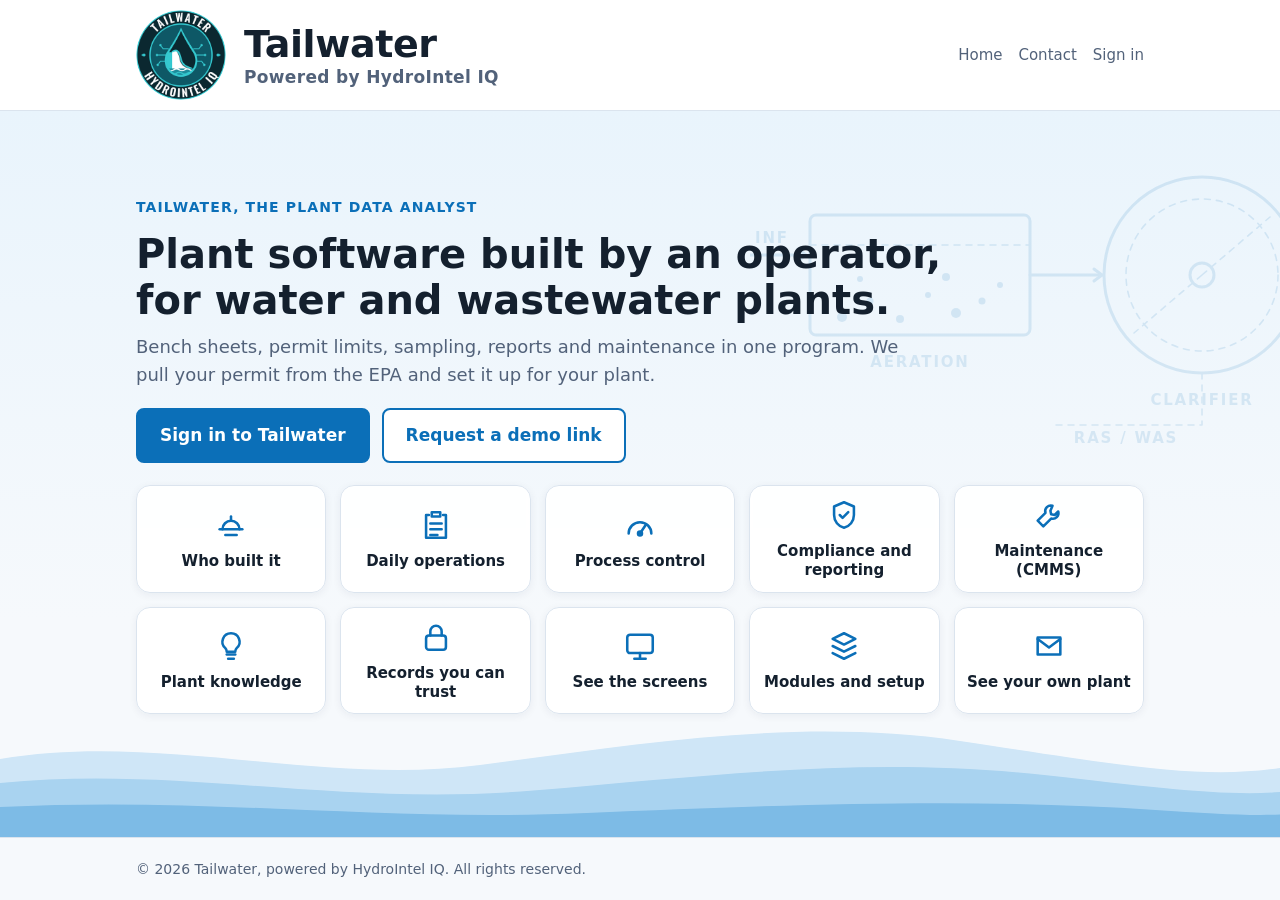
<file: index.html>
<!doctype html>
<html lang="en">
<head>
<meta charset="utf-8">
<meta name="viewport" content="width=device-width, initial-scale=1">
<title>Tailwater | Powered by HydroIntel IQ</title>
<meta name="description" content="Tailwater, powered by HydroIntel IQ and built by a 40-year operator: bench sheets, permit limits, eDMR export, lead and copper, pretreatment and biosolids reporting, and CMMS work orders for water and wastewater plants.">
<link rel="icon" type="image/png" href="images/tailwater-emblem.png">
<link rel="stylesheet" href="styles.css?v=20261102e">
</head>
<body>
<header class="top">
  <div class="wrap">
    <a class="logo" href="index.html">
      <img src="images/tailwater-emblem.png" width="90" height="90" alt="Tailwater emblem">
      <span class="brand">Tailwater<small>Powered by HydroIntel IQ</small></span>
    </a>
    <nav aria-label="Main">
      <a href="index.html">Home</a>
      <a href="contact.html">Contact</a>
      <a href="https://hydrointel-backend-329952321282.us-east1.run.app/plant/">Sign in</a>
    </nav>
  </div>
</header>
<main class="home">
  <svg class="plant-art" viewBox="0 0 640 360" aria-hidden="true">
  <g class="art">
    <path d="M0 150 H56"/><path d="M48 144 l8 6 -8 6"/>
    <rect x="60" y="110" width="220" height="120" rx="6"/>
    <path d="M60 140 H280" class="thin"/>
    <circle class="bub" cx="92" cy="212" r="5" style="animation-delay:0s"/><circle class="bub" cx="120" cy="196" r="3.5" style="animation-delay:1.2s"/><circle class="bub" cx="150" cy="214" r="4" style="animation-delay:2.1s"/><circle class="bub" cx="178" cy="190" r="3" style="animation-delay:0.6s"/><circle class="bub" cx="206" cy="208" r="5" style="animation-delay:1.7s"/><circle class="bub" cx="232" cy="196" r="3.5" style="animation-delay:2.6s"/><circle class="bub" cx="110" cy="174" r="3" style="animation-delay:3.1s"/><circle class="bub" cx="196" cy="172" r="4" style="animation-delay:0.9s"/><circle class="bub" cx="250" cy="180" r="3" style="animation-delay:2.2s"/>
    <path d="M280 170 H352"/><path d="M344 164 l8 6 -8 6"/>
    <circle cx="452" cy="170" r="98"/>
    <circle cx="452" cy="170" r="76" class="thin"/>
    <circle cx="452" cy="170" r="12"/>
    <path d="M452 170 L520 112 M452 170 L384 228" class="thin"/>
    <path d="M550 170 H640"/><path d="M630 164 l8 6 -8 6"/>
    <path d="M452 268 V320 H300" class="thin"/>
    <text x="170" y="262">AERATION</text>
    <text x="452" y="300">CLARIFIER</text>
    <text x="600" y="156">EFF</text>
    <text x="22" y="138">INF</text>
    <text x="376" y="338">RAS / WAS</text>
  </g>
</svg>
  <svg class="waves" viewBox="0 0 1440 200" preserveAspectRatio="none" aria-hidden="true">
  <path class="w1" d="M0,96 C180,60 360,132 540,104 C720,76 900,40 1080,72 C1260,104 1350,124 1440,108 L1440,200 L0,200 Z"/>
  <path class="w2" d="M0,128 C200,104 380,160 600,138 C820,116 980,92 1180,118 C1300,134 1380,146 1440,140 L1440,200 L0,200 Z"/>
  <path class="w3" d="M0,160 C240,146 420,180 660,168 C900,156 1100,148 1300,164 C1360,169 1410,172 1440,170 L1440,200 L0,200 Z"/>
</svg>
  <div class="wrap">
    <p class="eyebrow">Tailwater, the Plant Data Analyst</p>
    <h1>Plant software built by an operator, for water and wastewater plants.</h1>
    <p class="lead">Bench sheets, permit limits, sampling, reports and maintenance in one program. We pull your permit from the EPA and set it up for your plant.</p>
    <div class="quick">
      <a class="btn" href="https://hydrointel-backend-329952321282.us-east1.run.app/plant/">Sign in to Tailwater</a>
      <a class="btn ghost" href="mailto:greg@hydrointel.ai?subject=Tailwater%20demo%20link%20request">Request a demo link</a>
    </div>
    <div class="tiles">
      <a class="tile" href="about.html"><svg viewBox="0 0 24 24" width="34" height="34" fill="none" stroke="currentColor" stroke-width="1.8" stroke-linecap="round" stroke-linejoin="round" aria-hidden="true"><path d="M4 15h16"/><path d="M6 15a6 6 0 0 1 12 0"/><path d="M12 9V6"/><path d="M8 19h8"/></svg><span>Who built it</span></a>
      <a class="tile" href="operations.html"><svg viewBox="0 0 24 24" width="34" height="34" fill="none" stroke="currentColor" stroke-width="1.8" stroke-linecap="round" stroke-linejoin="round" aria-hidden="true"><path d="M9 3h6v3H9z"/><path d="M7 5H5v16h14V5h-2"/><path d="M8 11h8M8 15h8M8 19h5"/></svg><span>Daily operations</span></a>
      <a class="tile" href="process-control.html"><svg viewBox="0 0 24 24" width="34" height="34" fill="none" stroke="currentColor" stroke-width="1.8" stroke-linecap="round" stroke-linejoin="round" aria-hidden="true"><path d="M4 18a8 8 0 1 1 16 0"/><path d="M12 18l4-6"/><circle cx="12" cy="18" r="1.4"/></svg><span>Process control</span></a>
      <a class="tile" href="compliance.html"><svg viewBox="0 0 24 24" width="34" height="34" fill="none" stroke="currentColor" stroke-width="1.8" stroke-linecap="round" stroke-linejoin="round" aria-hidden="true"><path d="M12 3l7 3v6c0 4.5-3 8-7 9-4-1-7-4.5-7-9V6z"/><path d="M9 12l2 2 4-4"/></svg><span>Compliance and reporting</span></a>
      <a class="tile" href="maintenance.html"><svg viewBox="0 0 24 24" width="34" height="34" fill="none" stroke="currentColor" stroke-width="1.8" stroke-linecap="round" stroke-linejoin="round" aria-hidden="true"><path d="M14.5 5.5a4 4 0 0 0-5 5L4 16l4 4 5.5-5.5a4 4 0 0 0 5-5l-2.5 2.5-2.5-.5-.5-2.5z"/></svg><span>Maintenance (CMMS)</span></a>
      <a class="tile" href="plant-knowledge.html"><svg viewBox="0 0 24 24" width="34" height="34" fill="none" stroke="currentColor" stroke-width="1.8" stroke-linecap="round" stroke-linejoin="round" aria-hidden="true"><path d="M9 18h6"/><path d="M10 21h4"/><path d="M12 3a6 6 0 0 0-4 10.5c.8.8 1 1.5 1 2.5h6c0-1 .2-1.7 1-2.5A6 6 0 0 0 12 3z"/></svg><span>Plant knowledge</span></a>
      <a class="tile" href="records.html"><svg viewBox="0 0 24 24" width="34" height="34" fill="none" stroke="currentColor" stroke-width="1.8" stroke-linecap="round" stroke-linejoin="round" aria-hidden="true"><rect x="5" y="11" width="14" height="10" rx="2"/><path d="M8 11V8a4 4 0 0 1 8 0v3"/></svg><span>Records you can trust</span></a>
      <a class="tile" href="screens.html"><svg viewBox="0 0 24 24" width="34" height="34" fill="none" stroke="currentColor" stroke-width="1.8" stroke-linecap="round" stroke-linejoin="round" aria-hidden="true"><rect x="3" y="4" width="18" height="13" rx="2"/><path d="M8 21h8M12 17v4"/></svg><span>See the screens</span></a>
      <a class="tile" href="modules.html"><svg viewBox="0 0 24 24" width="34" height="34" fill="none" stroke="currentColor" stroke-width="1.8" stroke-linecap="round" stroke-linejoin="round" aria-hidden="true"><path d="M12 3l8 4-8 4-8-4z"/><path d="M4 12l8 4 8-4"/><path d="M4 17l8 4 8-4"/></svg><span>Modules and setup</span></a>
      <a class="tile" href="contact.html"><svg viewBox="0 0 24 24" width="34" height="34" fill="none" stroke="currentColor" stroke-width="1.8" stroke-linecap="round" stroke-linejoin="round" aria-hidden="true"><path d="M4 6h16v12H4z"/><path d="M4 7l8 6 8-6"/></svg><span>See your own plant</span></a>
    </div>
  </div>
</main>
<footer>
  <div class="wrap">&copy; <span id="yr">2026</span> Tailwater, powered by HydroIntel IQ. All rights reserved.</div>
</footer>
<script>document.getElementById("yr").textContent = new Date().getFullYear();</script>
</body>
</html>
</file>
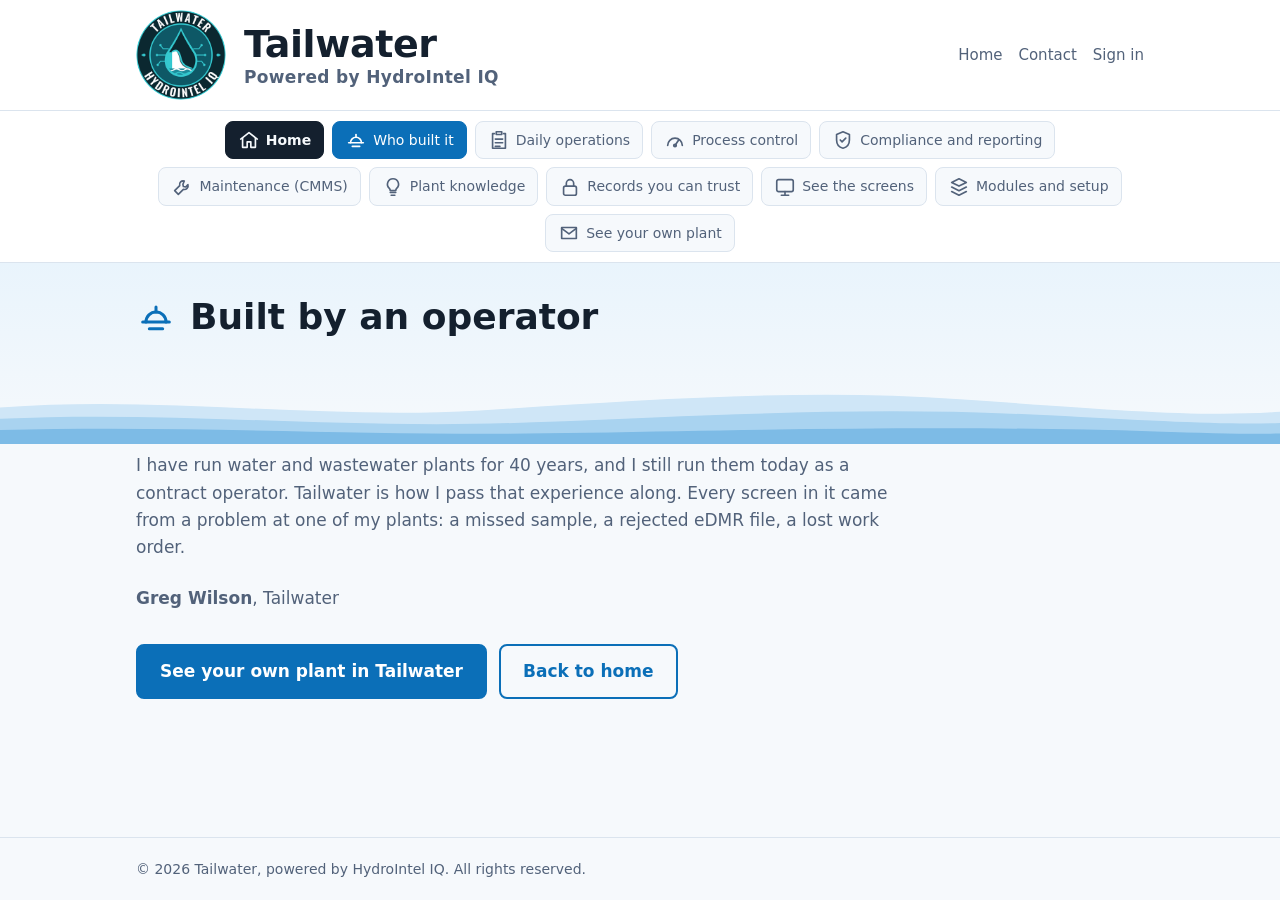
<file: about.html>
<!doctype html>
<html lang="en">
<head>
<meta charset="utf-8">
<meta name="viewport" content="width=device-width, initial-scale=1">
<title>Who built it | Tailwater</title>
<meta name="description" content="Tailwater, powered by HydroIntel IQ and built by a 40-year operator: bench sheets, permit limits, eDMR export, lead and copper, pretreatment and biosolids reporting, and CMMS work orders for water and wastewater plants.">
<link rel="icon" type="image/png" href="images/tailwater-emblem.png">
<link rel="stylesheet" href="styles.css?v=20261102e">
</head>
<body>
<header class="top">
  <div class="wrap">
    <a class="logo" href="index.html">
      <img src="images/tailwater-emblem.png" width="90" height="90" alt="Tailwater emblem">
      <span class="brand">Tailwater<small>Powered by HydroIntel IQ</small></span>
    </a>
    <nav aria-label="Main">
      <a href="index.html">Home</a>
      <a href="contact.html">Contact</a>
      <a href="https://hydrointel-backend-329952321282.us-east1.run.app/plant/">Sign in</a>
    </nav>
  </div>
</header>
  <nav class="strip" aria-label="Topics">
    <div class="wrap strip-row">
      <a class="mini home-btn" href="index.html"><svg viewBox="0 0 24 24" width="22" height="22" fill="none" stroke="currentColor" stroke-width="1.8" stroke-linecap="round" stroke-linejoin="round" aria-hidden="true"><path d="M3 11l9-7 9 7"/><path d="M5 10v10h5v-6h4v6h5V10"/></svg><span>Home</span></a>
      <a class="mini on" href="about.html" aria-current="page"><svg viewBox="0 0 24 24" width="22" height="22" fill="none" stroke="currentColor" stroke-width="1.8" stroke-linecap="round" stroke-linejoin="round" aria-hidden="true"><path d="M4 15h16"/><path d="M6 15a6 6 0 0 1 12 0"/><path d="M12 9V6"/><path d="M8 19h8"/></svg><span>Who built it</span></a>
      <a class="mini" href="operations.html"><svg viewBox="0 0 24 24" width="22" height="22" fill="none" stroke="currentColor" stroke-width="1.8" stroke-linecap="round" stroke-linejoin="round" aria-hidden="true"><path d="M9 3h6v3H9z"/><path d="M7 5H5v16h14V5h-2"/><path d="M8 11h8M8 15h8M8 19h5"/></svg><span>Daily operations</span></a>
      <a class="mini" href="process-control.html"><svg viewBox="0 0 24 24" width="22" height="22" fill="none" stroke="currentColor" stroke-width="1.8" stroke-linecap="round" stroke-linejoin="round" aria-hidden="true"><path d="M4 18a8 8 0 1 1 16 0"/><path d="M12 18l4-6"/><circle cx="12" cy="18" r="1.4"/></svg><span>Process control</span></a>
      <a class="mini" href="compliance.html"><svg viewBox="0 0 24 24" width="22" height="22" fill="none" stroke="currentColor" stroke-width="1.8" stroke-linecap="round" stroke-linejoin="round" aria-hidden="true"><path d="M12 3l7 3v6c0 4.5-3 8-7 9-4-1-7-4.5-7-9V6z"/><path d="M9 12l2 2 4-4"/></svg><span>Compliance and reporting</span></a>
      <a class="mini" href="maintenance.html"><svg viewBox="0 0 24 24" width="22" height="22" fill="none" stroke="currentColor" stroke-width="1.8" stroke-linecap="round" stroke-linejoin="round" aria-hidden="true"><path d="M14.5 5.5a4 4 0 0 0-5 5L4 16l4 4 5.5-5.5a4 4 0 0 0 5-5l-2.5 2.5-2.5-.5-.5-2.5z"/></svg><span>Maintenance (CMMS)</span></a>
      <a class="mini" href="plant-knowledge.html"><svg viewBox="0 0 24 24" width="22" height="22" fill="none" stroke="currentColor" stroke-width="1.8" stroke-linecap="round" stroke-linejoin="round" aria-hidden="true"><path d="M9 18h6"/><path d="M10 21h4"/><path d="M12 3a6 6 0 0 0-4 10.5c.8.8 1 1.5 1 2.5h6c0-1 .2-1.7 1-2.5A6 6 0 0 0 12 3z"/></svg><span>Plant knowledge</span></a>
      <a class="mini" href="records.html"><svg viewBox="0 0 24 24" width="22" height="22" fill="none" stroke="currentColor" stroke-width="1.8" stroke-linecap="round" stroke-linejoin="round" aria-hidden="true"><rect x="5" y="11" width="14" height="10" rx="2"/><path d="M8 11V8a4 4 0 0 1 8 0v3"/></svg><span>Records you can trust</span></a>
      <a class="mini" href="screens.html"><svg viewBox="0 0 24 24" width="22" height="22" fill="none" stroke="currentColor" stroke-width="1.8" stroke-linecap="round" stroke-linejoin="round" aria-hidden="true"><rect x="3" y="4" width="18" height="13" rx="2"/><path d="M8 21h8M12 17v4"/></svg><span>See the screens</span></a>
      <a class="mini" href="modules.html"><svg viewBox="0 0 24 24" width="22" height="22" fill="none" stroke="currentColor" stroke-width="1.8" stroke-linecap="round" stroke-linejoin="round" aria-hidden="true"><path d="M12 3l8 4-8 4-8-4z"/><path d="M4 12l8 4 8-4"/><path d="M4 17l8 4 8-4"/></svg><span>Modules and setup</span></a>
      <a class="mini" href="contact.html"><svg viewBox="0 0 24 24" width="22" height="22" fill="none" stroke="currentColor" stroke-width="1.8" stroke-linecap="round" stroke-linejoin="round" aria-hidden="true"><path d="M4 6h16v12H4z"/><path d="M4 7l8 6 8-6"/></svg><span>See your own plant</span></a>
    </div>
  </nav>
<main class="topic">
  <div class="topic-band">
    <svg class="waves" viewBox="0 0 1440 200" preserveAspectRatio="none" aria-hidden="true">
  <path class="w1" d="M0,96 C180,60 360,132 540,104 C720,76 900,40 1080,72 C1260,104 1350,124 1440,108 L1440,200 L0,200 Z"/>
  <path class="w2" d="M0,128 C200,104 380,160 600,138 C820,116 980,92 1180,118 C1300,134 1380,146 1440,140 L1440,200 L0,200 Z"/>
  <path class="w3" d="M0,160 C240,146 420,180 660,168 C900,156 1100,148 1300,164 C1360,169 1410,172 1440,170 L1440,200 L0,200 Z"/>
</svg>
    <div class="wrap">
      <div class="topic-head"><svg viewBox="0 0 24 24" width="40" height="40" fill="none" stroke="currentColor" stroke-width="1.8" stroke-linecap="round" stroke-linejoin="round" aria-hidden="true"><path d="M4 15h16"/><path d="M6 15a6 6 0 0 1 12 0"/><path d="M12 9V6"/><path d="M8 19h8"/></svg><h1>Built by an operator</h1></div>
    </div>
  </div>
  <div class="wrap">
      <p class="sub">I have run water and wastewater plants for 40 years, and I still run them today as a contract operator. Tailwater is how I pass that experience along. Every screen in it came from a problem at one of my plants: a missed sample, a rejected eDMR file, a lost work order.</p>
      <p class="sub"><strong>Greg Wilson</strong>, Tailwater</p>
    <div class="next">
      <a class="btn" href="contact.html">See your own plant in Tailwater</a>
      <a class="btn ghost" href="index.html">Back to home</a>
    </div>
  </div>
</main>
<footer>
  <div class="wrap">&copy; <span id="yr">2026</span> Tailwater, powered by HydroIntel IQ. All rights reserved.</div>
</footer>
<script>document.getElementById("yr").textContent = new Date().getFullYear();</script>
</body>
</html>
</file>
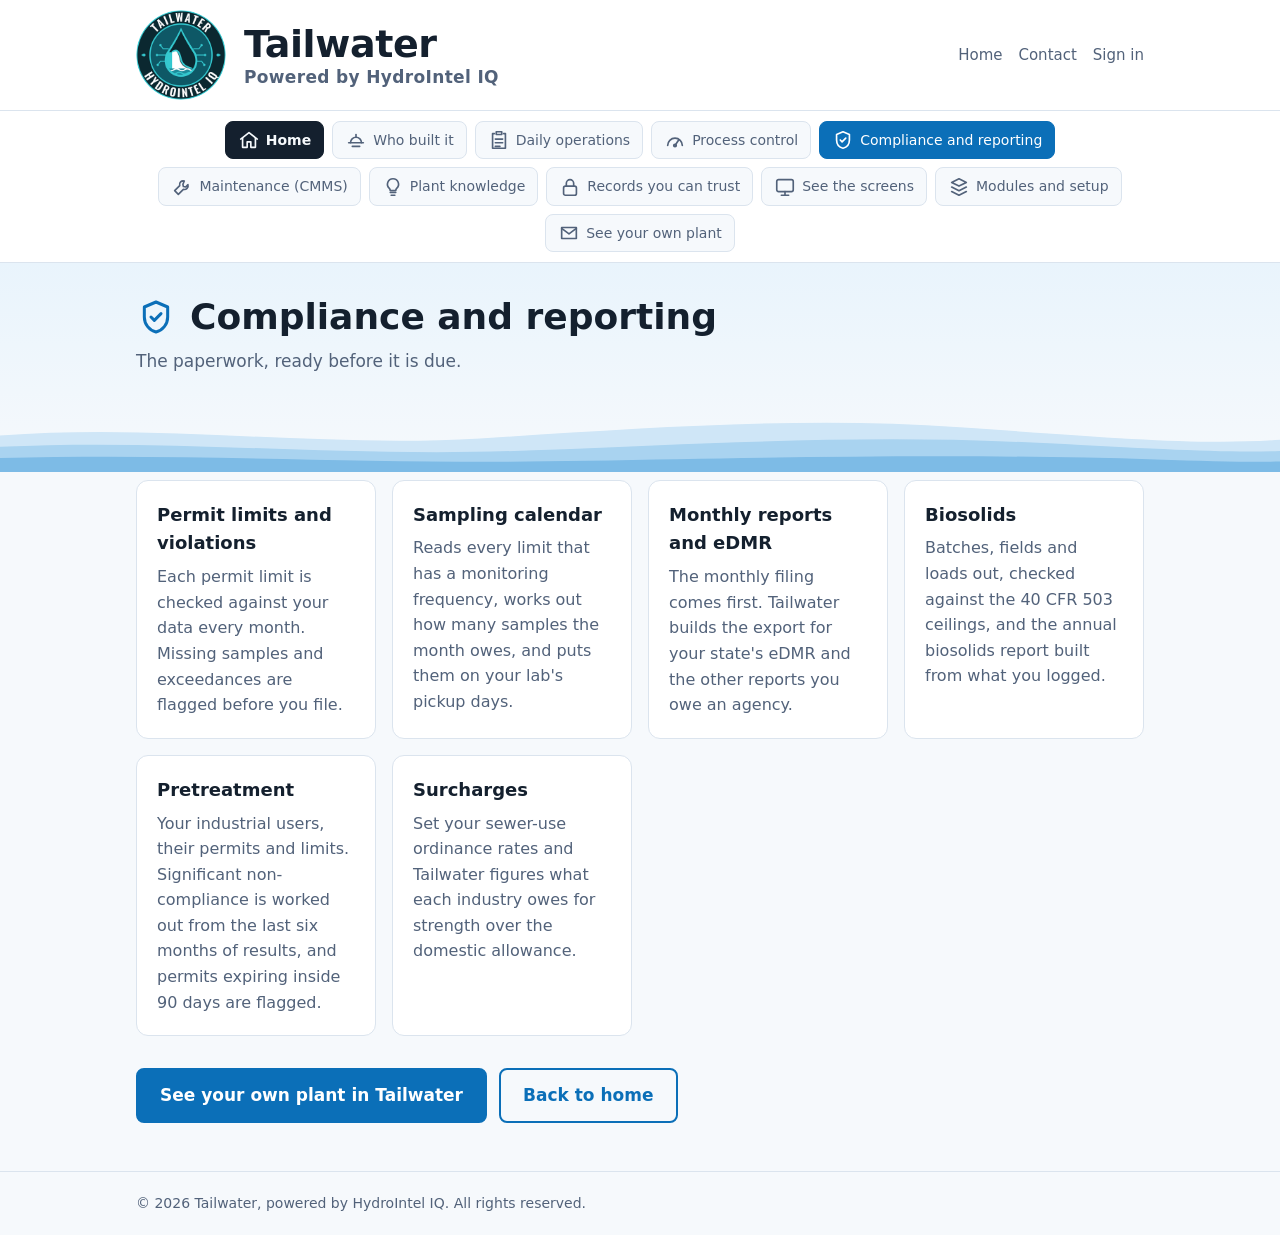
<file: compliance.html>
<!doctype html>
<html lang="en">
<head>
<meta charset="utf-8">
<meta name="viewport" content="width=device-width, initial-scale=1">
<title>Compliance and reporting | Tailwater</title>
<meta name="description" content="Tailwater, powered by HydroIntel IQ and built by a 40-year operator: bench sheets, permit limits, eDMR export, lead and copper, pretreatment and biosolids reporting, and CMMS work orders for water and wastewater plants.">
<link rel="icon" type="image/png" href="images/tailwater-emblem.png">
<link rel="stylesheet" href="styles.css?v=20261102e">
</head>
<body>
<header class="top">
  <div class="wrap">
    <a class="logo" href="index.html">
      <img src="images/tailwater-emblem.png" width="90" height="90" alt="Tailwater emblem">
      <span class="brand">Tailwater<small>Powered by HydroIntel IQ</small></span>
    </a>
    <nav aria-label="Main">
      <a href="index.html">Home</a>
      <a href="contact.html">Contact</a>
      <a href="https://hydrointel-backend-329952321282.us-east1.run.app/plant/">Sign in</a>
    </nav>
  </div>
</header>
  <nav class="strip" aria-label="Topics">
    <div class="wrap strip-row">
      <a class="mini home-btn" href="index.html"><svg viewBox="0 0 24 24" width="22" height="22" fill="none" stroke="currentColor" stroke-width="1.8" stroke-linecap="round" stroke-linejoin="round" aria-hidden="true"><path d="M3 11l9-7 9 7"/><path d="M5 10v10h5v-6h4v6h5V10"/></svg><span>Home</span></a>
      <a class="mini" href="about.html"><svg viewBox="0 0 24 24" width="22" height="22" fill="none" stroke="currentColor" stroke-width="1.8" stroke-linecap="round" stroke-linejoin="round" aria-hidden="true"><path d="M4 15h16"/><path d="M6 15a6 6 0 0 1 12 0"/><path d="M12 9V6"/><path d="M8 19h8"/></svg><span>Who built it</span></a>
      <a class="mini" href="operations.html"><svg viewBox="0 0 24 24" width="22" height="22" fill="none" stroke="currentColor" stroke-width="1.8" stroke-linecap="round" stroke-linejoin="round" aria-hidden="true"><path d="M9 3h6v3H9z"/><path d="M7 5H5v16h14V5h-2"/><path d="M8 11h8M8 15h8M8 19h5"/></svg><span>Daily operations</span></a>
      <a class="mini" href="process-control.html"><svg viewBox="0 0 24 24" width="22" height="22" fill="none" stroke="currentColor" stroke-width="1.8" stroke-linecap="round" stroke-linejoin="round" aria-hidden="true"><path d="M4 18a8 8 0 1 1 16 0"/><path d="M12 18l4-6"/><circle cx="12" cy="18" r="1.4"/></svg><span>Process control</span></a>
      <a class="mini on" href="compliance.html" aria-current="page"><svg viewBox="0 0 24 24" width="22" height="22" fill="none" stroke="currentColor" stroke-width="1.8" stroke-linecap="round" stroke-linejoin="round" aria-hidden="true"><path d="M12 3l7 3v6c0 4.5-3 8-7 9-4-1-7-4.5-7-9V6z"/><path d="M9 12l2 2 4-4"/></svg><span>Compliance and reporting</span></a>
      <a class="mini" href="maintenance.html"><svg viewBox="0 0 24 24" width="22" height="22" fill="none" stroke="currentColor" stroke-width="1.8" stroke-linecap="round" stroke-linejoin="round" aria-hidden="true"><path d="M14.5 5.5a4 4 0 0 0-5 5L4 16l4 4 5.5-5.5a4 4 0 0 0 5-5l-2.5 2.5-2.5-.5-.5-2.5z"/></svg><span>Maintenance (CMMS)</span></a>
      <a class="mini" href="plant-knowledge.html"><svg viewBox="0 0 24 24" width="22" height="22" fill="none" stroke="currentColor" stroke-width="1.8" stroke-linecap="round" stroke-linejoin="round" aria-hidden="true"><path d="M9 18h6"/><path d="M10 21h4"/><path d="M12 3a6 6 0 0 0-4 10.5c.8.8 1 1.5 1 2.5h6c0-1 .2-1.7 1-2.5A6 6 0 0 0 12 3z"/></svg><span>Plant knowledge</span></a>
      <a class="mini" href="records.html"><svg viewBox="0 0 24 24" width="22" height="22" fill="none" stroke="currentColor" stroke-width="1.8" stroke-linecap="round" stroke-linejoin="round" aria-hidden="true"><rect x="5" y="11" width="14" height="10" rx="2"/><path d="M8 11V8a4 4 0 0 1 8 0v3"/></svg><span>Records you can trust</span></a>
      <a class="mini" href="screens.html"><svg viewBox="0 0 24 24" width="22" height="22" fill="none" stroke="currentColor" stroke-width="1.8" stroke-linecap="round" stroke-linejoin="round" aria-hidden="true"><rect x="3" y="4" width="18" height="13" rx="2"/><path d="M8 21h8M12 17v4"/></svg><span>See the screens</span></a>
      <a class="mini" href="modules.html"><svg viewBox="0 0 24 24" width="22" height="22" fill="none" stroke="currentColor" stroke-width="1.8" stroke-linecap="round" stroke-linejoin="round" aria-hidden="true"><path d="M12 3l8 4-8 4-8-4z"/><path d="M4 12l8 4 8-4"/><path d="M4 17l8 4 8-4"/></svg><span>Modules and setup</span></a>
      <a class="mini" href="contact.html"><svg viewBox="0 0 24 24" width="22" height="22" fill="none" stroke="currentColor" stroke-width="1.8" stroke-linecap="round" stroke-linejoin="round" aria-hidden="true"><path d="M4 6h16v12H4z"/><path d="M4 7l8 6 8-6"/></svg><span>See your own plant</span></a>
    </div>
  </nav>
<main class="topic">
  <div class="topic-band">
    <svg class="waves" viewBox="0 0 1440 200" preserveAspectRatio="none" aria-hidden="true">
  <path class="w1" d="M0,96 C180,60 360,132 540,104 C720,76 900,40 1080,72 C1260,104 1350,124 1440,108 L1440,200 L0,200 Z"/>
  <path class="w2" d="M0,128 C200,104 380,160 600,138 C820,116 980,92 1180,118 C1300,134 1380,146 1440,140 L1440,200 L0,200 Z"/>
  <path class="w3" d="M0,160 C240,146 420,180 660,168 C900,156 1100,148 1300,164 C1360,169 1410,172 1440,170 L1440,200 L0,200 Z"/>
</svg>
    <div class="wrap">
      <div class="topic-head"><svg viewBox="0 0 24 24" width="40" height="40" fill="none" stroke="currentColor" stroke-width="1.8" stroke-linecap="round" stroke-linejoin="round" aria-hidden="true"><path d="M12 3l7 3v6c0 4.5-3 8-7 9-4-1-7-4.5-7-9V6z"/><path d="M9 12l2 2 4-4"/></svg><h1>Compliance and reporting</h1></div>
      <p class="sub">The paperwork, ready before it is due.</p>
    </div>
  </div>
  <div class="wrap">
      <div class="grid">
        <div class="card">
          <h3>Permit limits and violations</h3>
          <p>Each permit limit is checked against your data every month. Missing samples and exceedances are flagged before you file.</p>
        </div>
        <div class="card">
          <h3>Sampling calendar</h3>
          <p>Reads every limit that has a monitoring frequency, works out how many samples the month owes, and puts them on your lab's pickup days.</p>
        </div>
        <div class="card">
          <h3>Monthly reports and eDMR</h3>
          <p>The monthly filing comes first. Tailwater builds the export for your state's eDMR and the other reports you owe an agency.</p>
        </div>
        <div class="card">
          <h3>Biosolids</h3>
          <p>Batches, fields and loads out, checked against the 40 CFR 503 ceilings, and the annual biosolids report built from what you logged.</p>
        </div>
        <div class="card">
          <h3>Pretreatment</h3>
          <p>Your industrial users, their permits and limits. Significant non-compliance is worked out from the last six months of results, and permits expiring inside 90 days are flagged.</p>
        </div>
        <div class="card">
          <h3>Surcharges</h3>
          <p>Set your sewer-use ordinance rates and Tailwater figures what each industry owes for strength over the domestic allowance.</p>
        </div>
      </div>
    <div class="next">
      <a class="btn" href="contact.html">See your own plant in Tailwater</a>
      <a class="btn ghost" href="index.html">Back to home</a>
    </div>
  </div>
</main>
<footer>
  <div class="wrap">&copy; <span id="yr">2026</span> Tailwater, powered by HydroIntel IQ. All rights reserved.</div>
</footer>
<script>document.getElementById("yr").textContent = new Date().getFullYear();</script>
</body>
</html>
</file>
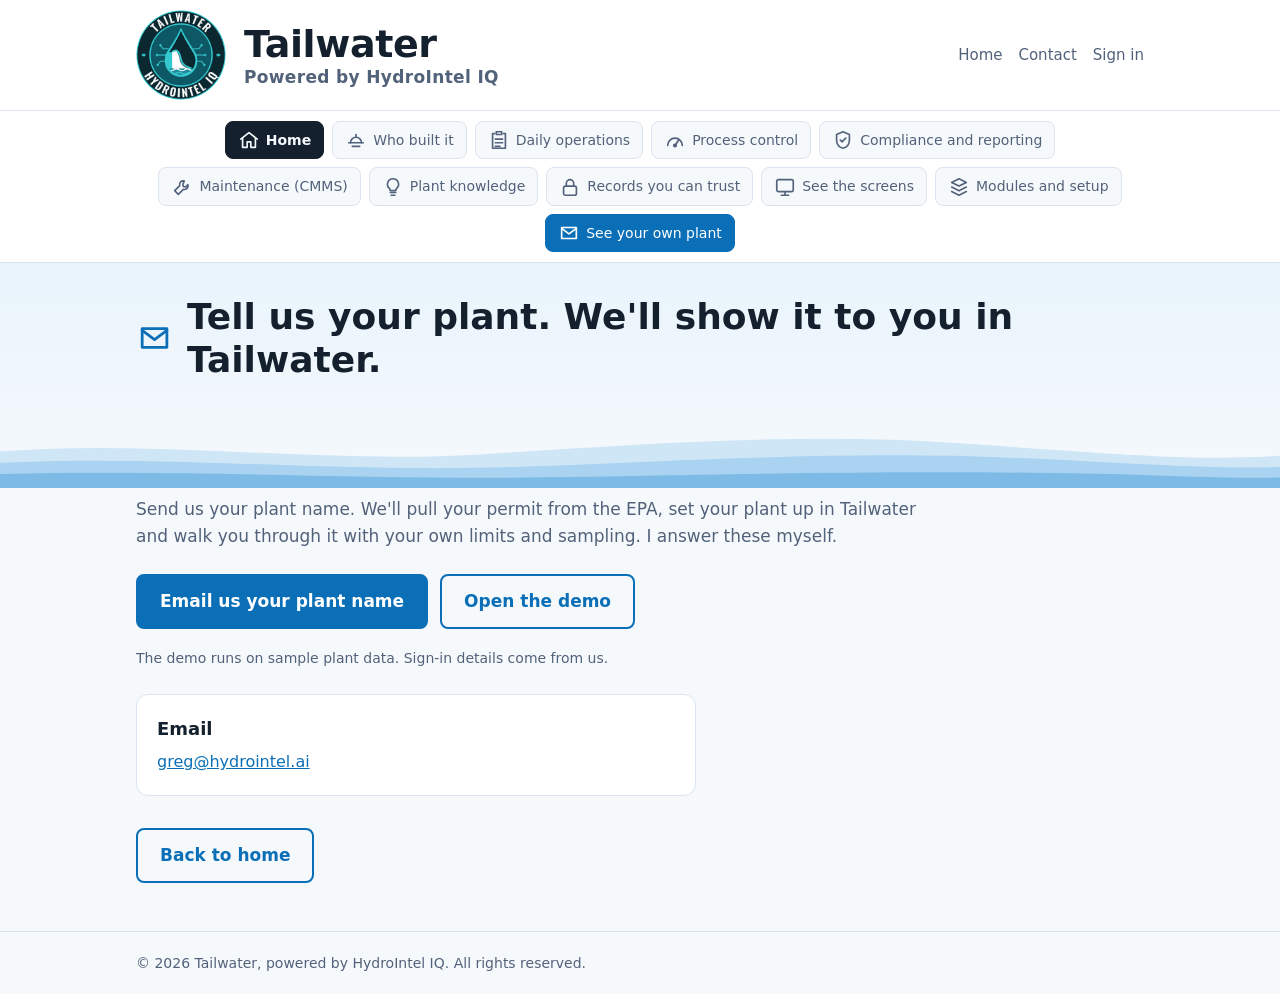
<file: contact.html>
<!doctype html>
<html lang="en">
<head>
<meta charset="utf-8">
<meta name="viewport" content="width=device-width, initial-scale=1">
<title>See your own plant | Tailwater</title>
<meta name="description" content="Tailwater, powered by HydroIntel IQ and built by a 40-year operator: bench sheets, permit limits, eDMR export, lead and copper, pretreatment and biosolids reporting, and CMMS work orders for water and wastewater plants.">
<link rel="icon" type="image/png" href="images/tailwater-emblem.png">
<link rel="stylesheet" href="styles.css?v=20261102e">
</head>
<body>
<header class="top">
  <div class="wrap">
    <a class="logo" href="index.html">
      <img src="images/tailwater-emblem.png" width="90" height="90" alt="Tailwater emblem">
      <span class="brand">Tailwater<small>Powered by HydroIntel IQ</small></span>
    </a>
    <nav aria-label="Main">
      <a href="index.html">Home</a>
      <a href="contact.html">Contact</a>
      <a href="https://hydrointel-backend-329952321282.us-east1.run.app/plant/">Sign in</a>
    </nav>
  </div>
</header>
  <nav class="strip" aria-label="Topics">
    <div class="wrap strip-row">
      <a class="mini home-btn" href="index.html"><svg viewBox="0 0 24 24" width="22" height="22" fill="none" stroke="currentColor" stroke-width="1.8" stroke-linecap="round" stroke-linejoin="round" aria-hidden="true"><path d="M3 11l9-7 9 7"/><path d="M5 10v10h5v-6h4v6h5V10"/></svg><span>Home</span></a>
      <a class="mini" href="about.html"><svg viewBox="0 0 24 24" width="22" height="22" fill="none" stroke="currentColor" stroke-width="1.8" stroke-linecap="round" stroke-linejoin="round" aria-hidden="true"><path d="M4 15h16"/><path d="M6 15a6 6 0 0 1 12 0"/><path d="M12 9V6"/><path d="M8 19h8"/></svg><span>Who built it</span></a>
      <a class="mini" href="operations.html"><svg viewBox="0 0 24 24" width="22" height="22" fill="none" stroke="currentColor" stroke-width="1.8" stroke-linecap="round" stroke-linejoin="round" aria-hidden="true"><path d="M9 3h6v3H9z"/><path d="M7 5H5v16h14V5h-2"/><path d="M8 11h8M8 15h8M8 19h5"/></svg><span>Daily operations</span></a>
      <a class="mini" href="process-control.html"><svg viewBox="0 0 24 24" width="22" height="22" fill="none" stroke="currentColor" stroke-width="1.8" stroke-linecap="round" stroke-linejoin="round" aria-hidden="true"><path d="M4 18a8 8 0 1 1 16 0"/><path d="M12 18l4-6"/><circle cx="12" cy="18" r="1.4"/></svg><span>Process control</span></a>
      <a class="mini" href="compliance.html"><svg viewBox="0 0 24 24" width="22" height="22" fill="none" stroke="currentColor" stroke-width="1.8" stroke-linecap="round" stroke-linejoin="round" aria-hidden="true"><path d="M12 3l7 3v6c0 4.5-3 8-7 9-4-1-7-4.5-7-9V6z"/><path d="M9 12l2 2 4-4"/></svg><span>Compliance and reporting</span></a>
      <a class="mini" href="maintenance.html"><svg viewBox="0 0 24 24" width="22" height="22" fill="none" stroke="currentColor" stroke-width="1.8" stroke-linecap="round" stroke-linejoin="round" aria-hidden="true"><path d="M14.5 5.5a4 4 0 0 0-5 5L4 16l4 4 5.5-5.5a4 4 0 0 0 5-5l-2.5 2.5-2.5-.5-.5-2.5z"/></svg><span>Maintenance (CMMS)</span></a>
      <a class="mini" href="plant-knowledge.html"><svg viewBox="0 0 24 24" width="22" height="22" fill="none" stroke="currentColor" stroke-width="1.8" stroke-linecap="round" stroke-linejoin="round" aria-hidden="true"><path d="M9 18h6"/><path d="M10 21h4"/><path d="M12 3a6 6 0 0 0-4 10.5c.8.8 1 1.5 1 2.5h6c0-1 .2-1.7 1-2.5A6 6 0 0 0 12 3z"/></svg><span>Plant knowledge</span></a>
      <a class="mini" href="records.html"><svg viewBox="0 0 24 24" width="22" height="22" fill="none" stroke="currentColor" stroke-width="1.8" stroke-linecap="round" stroke-linejoin="round" aria-hidden="true"><rect x="5" y="11" width="14" height="10" rx="2"/><path d="M8 11V8a4 4 0 0 1 8 0v3"/></svg><span>Records you can trust</span></a>
      <a class="mini" href="screens.html"><svg viewBox="0 0 24 24" width="22" height="22" fill="none" stroke="currentColor" stroke-width="1.8" stroke-linecap="round" stroke-linejoin="round" aria-hidden="true"><rect x="3" y="4" width="18" height="13" rx="2"/><path d="M8 21h8M12 17v4"/></svg><span>See the screens</span></a>
      <a class="mini" href="modules.html"><svg viewBox="0 0 24 24" width="22" height="22" fill="none" stroke="currentColor" stroke-width="1.8" stroke-linecap="round" stroke-linejoin="round" aria-hidden="true"><path d="M12 3l8 4-8 4-8-4z"/><path d="M4 12l8 4 8-4"/><path d="M4 17l8 4 8-4"/></svg><span>Modules and setup</span></a>
      <a class="mini on" href="contact.html" aria-current="page"><svg viewBox="0 0 24 24" width="22" height="22" fill="none" stroke="currentColor" stroke-width="1.8" stroke-linecap="round" stroke-linejoin="round" aria-hidden="true"><path d="M4 6h16v12H4z"/><path d="M4 7l8 6 8-6"/></svg><span>See your own plant</span></a>
    </div>
  </nav>
<main class="topic">
  <div class="topic-band">
    <svg class="waves" viewBox="0 0 1440 200" preserveAspectRatio="none" aria-hidden="true">
  <path class="w1" d="M0,96 C180,60 360,132 540,104 C720,76 900,40 1080,72 C1260,104 1350,124 1440,108 L1440,200 L0,200 Z"/>
  <path class="w2" d="M0,128 C200,104 380,160 600,138 C820,116 980,92 1180,118 C1300,134 1380,146 1440,140 L1440,200 L0,200 Z"/>
  <path class="w3" d="M0,160 C240,146 420,180 660,168 C900,156 1100,148 1300,164 C1360,169 1410,172 1440,170 L1440,200 L0,200 Z"/>
</svg>
    <div class="wrap">
      <div class="topic-head"><svg viewBox="0 0 24 24" width="40" height="40" fill="none" stroke="currentColor" stroke-width="1.8" stroke-linecap="round" stroke-linejoin="round" aria-hidden="true"><path d="M4 6h16v12H4z"/><path d="M4 7l8 6 8-6"/></svg><h1>Tell us your plant. We'll show it to you in Tailwater.</h1></div>
    </div>
  </div>
  <div class="wrap">
      <p class="sub">Send us your plant name. We'll pull your permit from the EPA, set your plant up in Tailwater and walk you through it with your own limits and sampling. I answer these myself.</p>
      <div class="actions">
        <a class="btn" href="mailto:greg@hydrointel.ai?subject=Show%20us%20our%20plant%20in%20Tailwater">Email us your plant name</a>
        <a class="btn ghost" href="https://demo.hydrointel.ai/demo/">Open the demo</a>
      </div>
      <p class="note">The demo runs on sample plant data. Sign-in details come from us.</p>
      <div class="card contact-card">
        <h3>Email</h3>
        <p><a href="mailto:greg@hydrointel.ai">greg@hydrointel.ai</a></p>
      </div>
    <div class="next">
      <a class="btn ghost" href="index.html">Back to home</a>
    </div>
  </div>
</main>
<footer>
  <div class="wrap">&copy; <span id="yr">2026</span> Tailwater, powered by HydroIntel IQ. All rights reserved.</div>
</footer>
<script>document.getElementById("yr").textContent = new Date().getFullYear();</script>
</body>
</html>
</file>
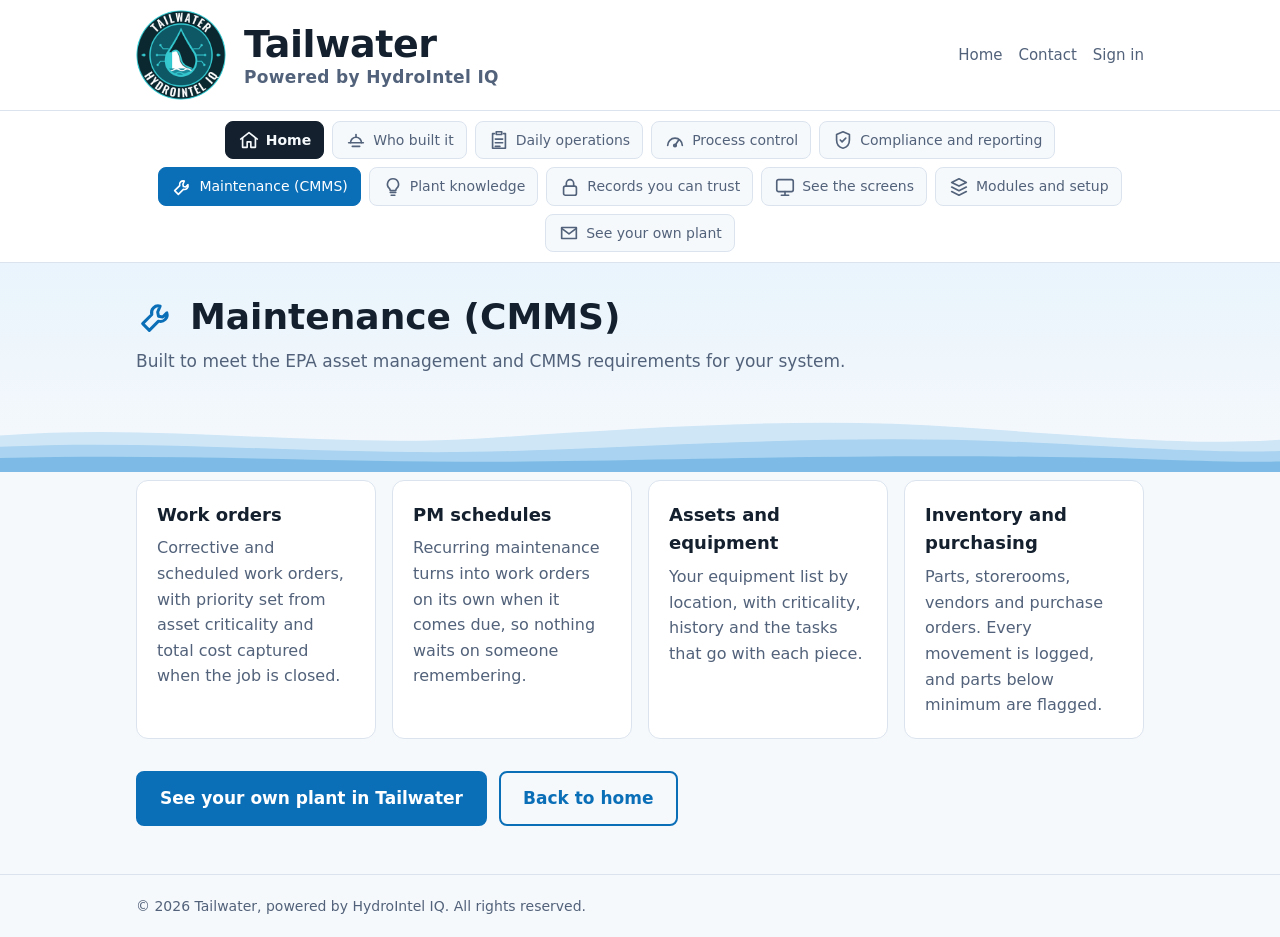
<file: maintenance.html>
<!doctype html>
<html lang="en">
<head>
<meta charset="utf-8">
<meta name="viewport" content="width=device-width, initial-scale=1">
<title>Maintenance (CMMS) | Tailwater</title>
<meta name="description" content="Tailwater, powered by HydroIntel IQ and built by a 40-year operator: bench sheets, permit limits, eDMR export, lead and copper, pretreatment and biosolids reporting, and CMMS work orders for water and wastewater plants.">
<link rel="icon" type="image/png" href="images/tailwater-emblem.png">
<link rel="stylesheet" href="styles.css?v=20261102e">
</head>
<body>
<header class="top">
  <div class="wrap">
    <a class="logo" href="index.html">
      <img src="images/tailwater-emblem.png" width="90" height="90" alt="Tailwater emblem">
      <span class="brand">Tailwater<small>Powered by HydroIntel IQ</small></span>
    </a>
    <nav aria-label="Main">
      <a href="index.html">Home</a>
      <a href="contact.html">Contact</a>
      <a href="https://hydrointel-backend-329952321282.us-east1.run.app/plant/">Sign in</a>
    </nav>
  </div>
</header>
  <nav class="strip" aria-label="Topics">
    <div class="wrap strip-row">
      <a class="mini home-btn" href="index.html"><svg viewBox="0 0 24 24" width="22" height="22" fill="none" stroke="currentColor" stroke-width="1.8" stroke-linecap="round" stroke-linejoin="round" aria-hidden="true"><path d="M3 11l9-7 9 7"/><path d="M5 10v10h5v-6h4v6h5V10"/></svg><span>Home</span></a>
      <a class="mini" href="about.html"><svg viewBox="0 0 24 24" width="22" height="22" fill="none" stroke="currentColor" stroke-width="1.8" stroke-linecap="round" stroke-linejoin="round" aria-hidden="true"><path d="M4 15h16"/><path d="M6 15a6 6 0 0 1 12 0"/><path d="M12 9V6"/><path d="M8 19h8"/></svg><span>Who built it</span></a>
      <a class="mini" href="operations.html"><svg viewBox="0 0 24 24" width="22" height="22" fill="none" stroke="currentColor" stroke-width="1.8" stroke-linecap="round" stroke-linejoin="round" aria-hidden="true"><path d="M9 3h6v3H9z"/><path d="M7 5H5v16h14V5h-2"/><path d="M8 11h8M8 15h8M8 19h5"/></svg><span>Daily operations</span></a>
      <a class="mini" href="process-control.html"><svg viewBox="0 0 24 24" width="22" height="22" fill="none" stroke="currentColor" stroke-width="1.8" stroke-linecap="round" stroke-linejoin="round" aria-hidden="true"><path d="M4 18a8 8 0 1 1 16 0"/><path d="M12 18l4-6"/><circle cx="12" cy="18" r="1.4"/></svg><span>Process control</span></a>
      <a class="mini" href="compliance.html"><svg viewBox="0 0 24 24" width="22" height="22" fill="none" stroke="currentColor" stroke-width="1.8" stroke-linecap="round" stroke-linejoin="round" aria-hidden="true"><path d="M12 3l7 3v6c0 4.5-3 8-7 9-4-1-7-4.5-7-9V6z"/><path d="M9 12l2 2 4-4"/></svg><span>Compliance and reporting</span></a>
      <a class="mini on" href="maintenance.html" aria-current="page"><svg viewBox="0 0 24 24" width="22" height="22" fill="none" stroke="currentColor" stroke-width="1.8" stroke-linecap="round" stroke-linejoin="round" aria-hidden="true"><path d="M14.5 5.5a4 4 0 0 0-5 5L4 16l4 4 5.5-5.5a4 4 0 0 0 5-5l-2.5 2.5-2.5-.5-.5-2.5z"/></svg><span>Maintenance (CMMS)</span></a>
      <a class="mini" href="plant-knowledge.html"><svg viewBox="0 0 24 24" width="22" height="22" fill="none" stroke="currentColor" stroke-width="1.8" stroke-linecap="round" stroke-linejoin="round" aria-hidden="true"><path d="M9 18h6"/><path d="M10 21h4"/><path d="M12 3a6 6 0 0 0-4 10.5c.8.8 1 1.5 1 2.5h6c0-1 .2-1.7 1-2.5A6 6 0 0 0 12 3z"/></svg><span>Plant knowledge</span></a>
      <a class="mini" href="records.html"><svg viewBox="0 0 24 24" width="22" height="22" fill="none" stroke="currentColor" stroke-width="1.8" stroke-linecap="round" stroke-linejoin="round" aria-hidden="true"><rect x="5" y="11" width="14" height="10" rx="2"/><path d="M8 11V8a4 4 0 0 1 8 0v3"/></svg><span>Records you can trust</span></a>
      <a class="mini" href="screens.html"><svg viewBox="0 0 24 24" width="22" height="22" fill="none" stroke="currentColor" stroke-width="1.8" stroke-linecap="round" stroke-linejoin="round" aria-hidden="true"><rect x="3" y="4" width="18" height="13" rx="2"/><path d="M8 21h8M12 17v4"/></svg><span>See the screens</span></a>
      <a class="mini" href="modules.html"><svg viewBox="0 0 24 24" width="22" height="22" fill="none" stroke="currentColor" stroke-width="1.8" stroke-linecap="round" stroke-linejoin="round" aria-hidden="true"><path d="M12 3l8 4-8 4-8-4z"/><path d="M4 12l8 4 8-4"/><path d="M4 17l8 4 8-4"/></svg><span>Modules and setup</span></a>
      <a class="mini" href="contact.html"><svg viewBox="0 0 24 24" width="22" height="22" fill="none" stroke="currentColor" stroke-width="1.8" stroke-linecap="round" stroke-linejoin="round" aria-hidden="true"><path d="M4 6h16v12H4z"/><path d="M4 7l8 6 8-6"/></svg><span>See your own plant</span></a>
    </div>
  </nav>
<main class="topic">
  <div class="topic-band">
    <svg class="waves" viewBox="0 0 1440 200" preserveAspectRatio="none" aria-hidden="true">
  <path class="w1" d="M0,96 C180,60 360,132 540,104 C720,76 900,40 1080,72 C1260,104 1350,124 1440,108 L1440,200 L0,200 Z"/>
  <path class="w2" d="M0,128 C200,104 380,160 600,138 C820,116 980,92 1180,118 C1300,134 1380,146 1440,140 L1440,200 L0,200 Z"/>
  <path class="w3" d="M0,160 C240,146 420,180 660,168 C900,156 1100,148 1300,164 C1360,169 1410,172 1440,170 L1440,200 L0,200 Z"/>
</svg>
    <div class="wrap">
      <div class="topic-head"><svg viewBox="0 0 24 24" width="40" height="40" fill="none" stroke="currentColor" stroke-width="1.8" stroke-linecap="round" stroke-linejoin="round" aria-hidden="true"><path d="M14.5 5.5a4 4 0 0 0-5 5L4 16l4 4 5.5-5.5a4 4 0 0 0 5-5l-2.5 2.5-2.5-.5-.5-2.5z"/></svg><h1>Maintenance (CMMS)</h1></div>
      <p class="sub">Built to meet the EPA asset management and CMMS requirements for your system.</p>
    </div>
  </div>
  <div class="wrap">
      <div class="grid">
        <div class="card">
          <h3>Work orders</h3>
          <p>Corrective and scheduled work orders, with priority set from asset criticality and total cost captured when the job is closed.</p>
        </div>
        <div class="card">
          <h3>PM schedules</h3>
          <p>Recurring maintenance turns into work orders on its own when it comes due, so nothing waits on someone remembering.</p>
        </div>
        <div class="card">
          <h3>Assets and equipment</h3>
          <p>Your equipment list by location, with criticality, history and the tasks that go with each piece.</p>
        </div>
        <div class="card">
          <h3>Inventory and purchasing</h3>
          <p>Parts, storerooms, vendors and purchase orders. Every movement is logged, and parts below minimum are flagged.</p>
        </div>
      </div>
    <div class="next">
      <a class="btn" href="contact.html">See your own plant in Tailwater</a>
      <a class="btn ghost" href="index.html">Back to home</a>
    </div>
  </div>
</main>
<footer>
  <div class="wrap">&copy; <span id="yr">2026</span> Tailwater, powered by HydroIntel IQ. All rights reserved.</div>
</footer>
<script>document.getElementById("yr").textContent = new Date().getFullYear();</script>
</body>
</html>
</file>
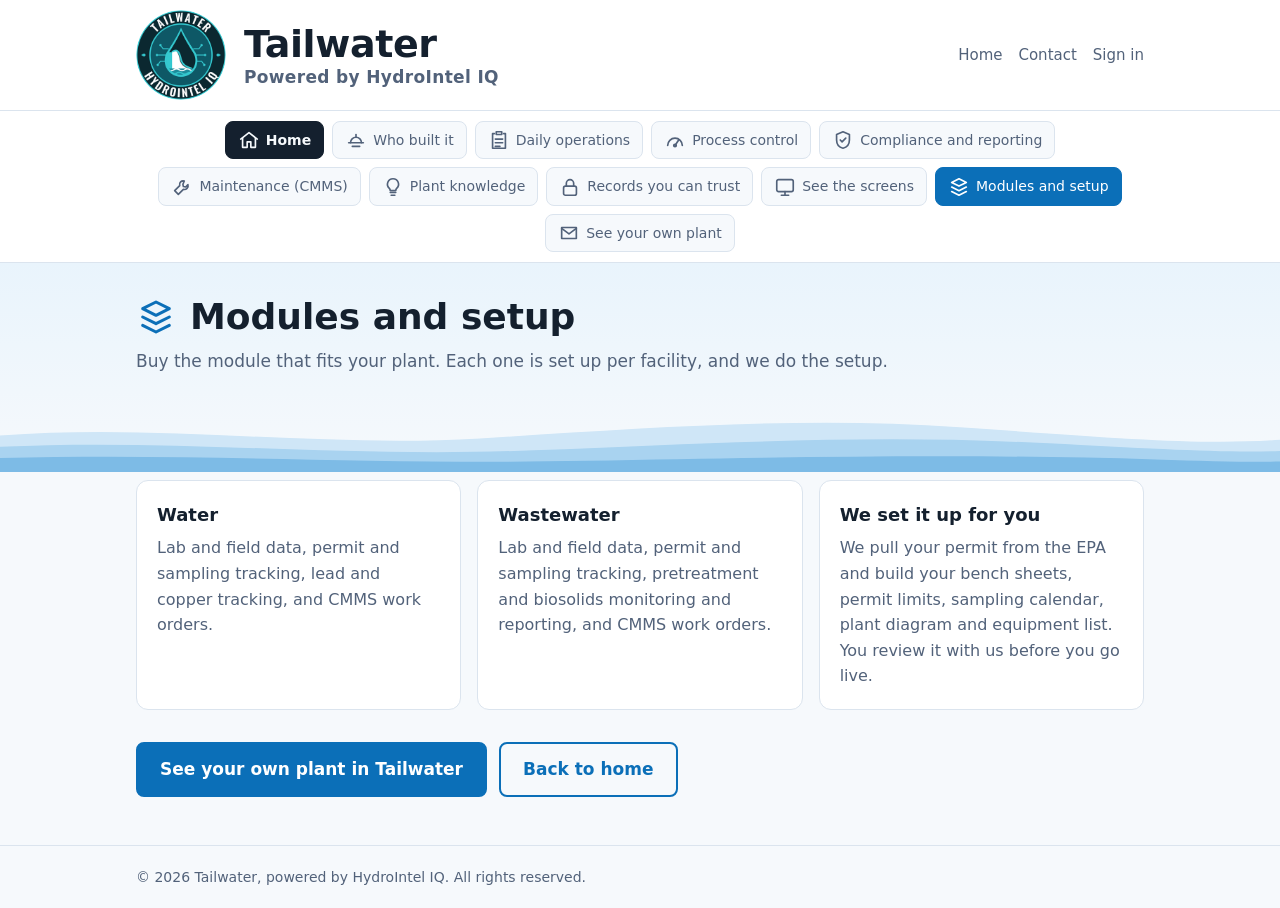
<file: modules.html>
<!doctype html>
<html lang="en">
<head>
<meta charset="utf-8">
<meta name="viewport" content="width=device-width, initial-scale=1">
<title>Modules and setup | Tailwater</title>
<meta name="description" content="Tailwater, powered by HydroIntel IQ and built by a 40-year operator: bench sheets, permit limits, eDMR export, lead and copper, pretreatment and biosolids reporting, and CMMS work orders for water and wastewater plants.">
<link rel="icon" type="image/png" href="images/tailwater-emblem.png">
<link rel="stylesheet" href="styles.css?v=20261102e">
</head>
<body>
<header class="top">
  <div class="wrap">
    <a class="logo" href="index.html">
      <img src="images/tailwater-emblem.png" width="90" height="90" alt="Tailwater emblem">
      <span class="brand">Tailwater<small>Powered by HydroIntel IQ</small></span>
    </a>
    <nav aria-label="Main">
      <a href="index.html">Home</a>
      <a href="contact.html">Contact</a>
      <a href="https://hydrointel-backend-329952321282.us-east1.run.app/plant/">Sign in</a>
    </nav>
  </div>
</header>
  <nav class="strip" aria-label="Topics">
    <div class="wrap strip-row">
      <a class="mini home-btn" href="index.html"><svg viewBox="0 0 24 24" width="22" height="22" fill="none" stroke="currentColor" stroke-width="1.8" stroke-linecap="round" stroke-linejoin="round" aria-hidden="true"><path d="M3 11l9-7 9 7"/><path d="M5 10v10h5v-6h4v6h5V10"/></svg><span>Home</span></a>
      <a class="mini" href="about.html"><svg viewBox="0 0 24 24" width="22" height="22" fill="none" stroke="currentColor" stroke-width="1.8" stroke-linecap="round" stroke-linejoin="round" aria-hidden="true"><path d="M4 15h16"/><path d="M6 15a6 6 0 0 1 12 0"/><path d="M12 9V6"/><path d="M8 19h8"/></svg><span>Who built it</span></a>
      <a class="mini" href="operations.html"><svg viewBox="0 0 24 24" width="22" height="22" fill="none" stroke="currentColor" stroke-width="1.8" stroke-linecap="round" stroke-linejoin="round" aria-hidden="true"><path d="M9 3h6v3H9z"/><path d="M7 5H5v16h14V5h-2"/><path d="M8 11h8M8 15h8M8 19h5"/></svg><span>Daily operations</span></a>
      <a class="mini" href="process-control.html"><svg viewBox="0 0 24 24" width="22" height="22" fill="none" stroke="currentColor" stroke-width="1.8" stroke-linecap="round" stroke-linejoin="round" aria-hidden="true"><path d="M4 18a8 8 0 1 1 16 0"/><path d="M12 18l4-6"/><circle cx="12" cy="18" r="1.4"/></svg><span>Process control</span></a>
      <a class="mini" href="compliance.html"><svg viewBox="0 0 24 24" width="22" height="22" fill="none" stroke="currentColor" stroke-width="1.8" stroke-linecap="round" stroke-linejoin="round" aria-hidden="true"><path d="M12 3l7 3v6c0 4.5-3 8-7 9-4-1-7-4.5-7-9V6z"/><path d="M9 12l2 2 4-4"/></svg><span>Compliance and reporting</span></a>
      <a class="mini" href="maintenance.html"><svg viewBox="0 0 24 24" width="22" height="22" fill="none" stroke="currentColor" stroke-width="1.8" stroke-linecap="round" stroke-linejoin="round" aria-hidden="true"><path d="M14.5 5.5a4 4 0 0 0-5 5L4 16l4 4 5.5-5.5a4 4 0 0 0 5-5l-2.5 2.5-2.5-.5-.5-2.5z"/></svg><span>Maintenance (CMMS)</span></a>
      <a class="mini" href="plant-knowledge.html"><svg viewBox="0 0 24 24" width="22" height="22" fill="none" stroke="currentColor" stroke-width="1.8" stroke-linecap="round" stroke-linejoin="round" aria-hidden="true"><path d="M9 18h6"/><path d="M10 21h4"/><path d="M12 3a6 6 0 0 0-4 10.5c.8.8 1 1.5 1 2.5h6c0-1 .2-1.7 1-2.5A6 6 0 0 0 12 3z"/></svg><span>Plant knowledge</span></a>
      <a class="mini" href="records.html"><svg viewBox="0 0 24 24" width="22" height="22" fill="none" stroke="currentColor" stroke-width="1.8" stroke-linecap="round" stroke-linejoin="round" aria-hidden="true"><rect x="5" y="11" width="14" height="10" rx="2"/><path d="M8 11V8a4 4 0 0 1 8 0v3"/></svg><span>Records you can trust</span></a>
      <a class="mini" href="screens.html"><svg viewBox="0 0 24 24" width="22" height="22" fill="none" stroke="currentColor" stroke-width="1.8" stroke-linecap="round" stroke-linejoin="round" aria-hidden="true"><rect x="3" y="4" width="18" height="13" rx="2"/><path d="M8 21h8M12 17v4"/></svg><span>See the screens</span></a>
      <a class="mini on" href="modules.html" aria-current="page"><svg viewBox="0 0 24 24" width="22" height="22" fill="none" stroke="currentColor" stroke-width="1.8" stroke-linecap="round" stroke-linejoin="round" aria-hidden="true"><path d="M12 3l8 4-8 4-8-4z"/><path d="M4 12l8 4 8-4"/><path d="M4 17l8 4 8-4"/></svg><span>Modules and setup</span></a>
      <a class="mini" href="contact.html"><svg viewBox="0 0 24 24" width="22" height="22" fill="none" stroke="currentColor" stroke-width="1.8" stroke-linecap="round" stroke-linejoin="round" aria-hidden="true"><path d="M4 6h16v12H4z"/><path d="M4 7l8 6 8-6"/></svg><span>See your own plant</span></a>
    </div>
  </nav>
<main class="topic">
  <div class="topic-band">
    <svg class="waves" viewBox="0 0 1440 200" preserveAspectRatio="none" aria-hidden="true">
  <path class="w1" d="M0,96 C180,60 360,132 540,104 C720,76 900,40 1080,72 C1260,104 1350,124 1440,108 L1440,200 L0,200 Z"/>
  <path class="w2" d="M0,128 C200,104 380,160 600,138 C820,116 980,92 1180,118 C1300,134 1380,146 1440,140 L1440,200 L0,200 Z"/>
  <path class="w3" d="M0,160 C240,146 420,180 660,168 C900,156 1100,148 1300,164 C1360,169 1410,172 1440,170 L1440,200 L0,200 Z"/>
</svg>
    <div class="wrap">
      <div class="topic-head"><svg viewBox="0 0 24 24" width="40" height="40" fill="none" stroke="currentColor" stroke-width="1.8" stroke-linecap="round" stroke-linejoin="round" aria-hidden="true"><path d="M12 3l8 4-8 4-8-4z"/><path d="M4 12l8 4 8-4"/><path d="M4 17l8 4 8-4"/></svg><h1>Modules and setup</h1></div>
      <p class="sub">Buy the module that fits your plant. Each one is set up per facility, and we do the setup.</p>
    </div>
  </div>
  <div class="wrap">
      <div class="grid">
        <div class="card">
          <h3>Water</h3>
          <p>Lab and field data, permit and sampling tracking, lead and copper tracking, and CMMS work orders.</p>
        </div>
        <div class="card">
          <h3>Wastewater</h3>
          <p>Lab and field data, permit and sampling tracking, pretreatment and biosolids monitoring and reporting, and CMMS work orders.</p>
        </div>
        <div class="card">
          <h3>We set it up for you</h3>
          <p>We pull your permit from the EPA and build your bench sheets, permit limits, sampling calendar, plant diagram and equipment list. You review it with us before you go live.</p>
        </div>
      </div>
    <div class="next">
      <a class="btn" href="contact.html">See your own plant in Tailwater</a>
      <a class="btn ghost" href="index.html">Back to home</a>
    </div>
  </div>
</main>
<footer>
  <div class="wrap">&copy; <span id="yr">2026</span> Tailwater, powered by HydroIntel IQ. All rights reserved.</div>
</footer>
<script>document.getElementById("yr").textContent = new Date().getFullYear();</script>
</body>
</html>
</file>
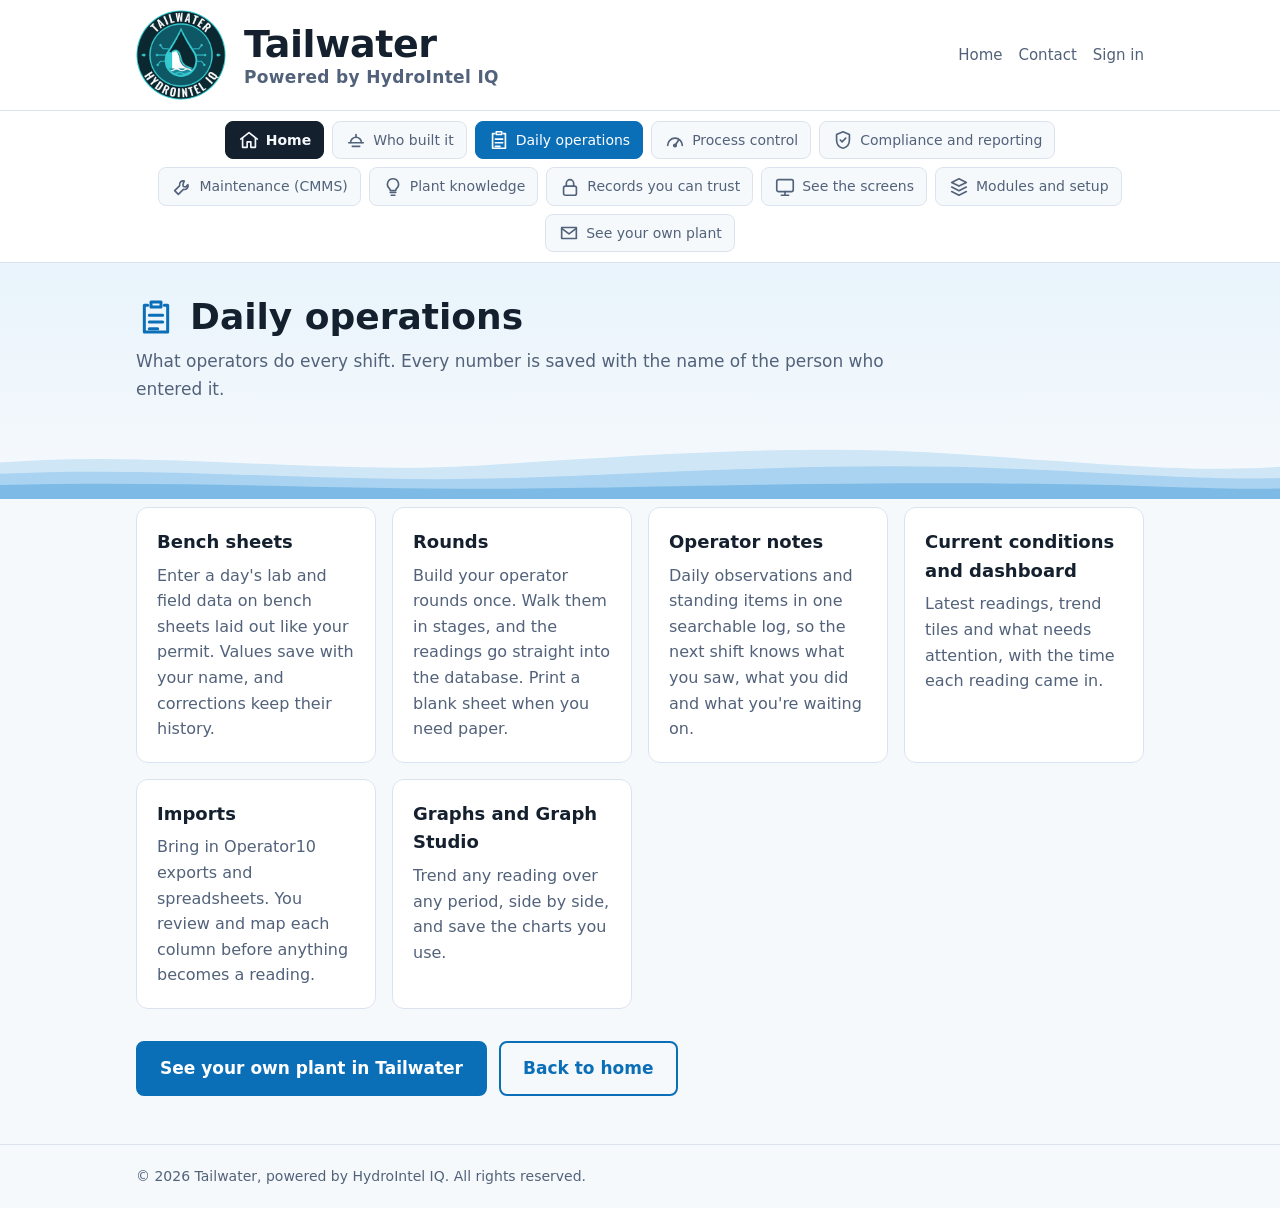
<file: operations.html>
<!doctype html>
<html lang="en">
<head>
<meta charset="utf-8">
<meta name="viewport" content="width=device-width, initial-scale=1">
<title>Daily operations | Tailwater</title>
<meta name="description" content="Tailwater, powered by HydroIntel IQ and built by a 40-year operator: bench sheets, permit limits, eDMR export, lead and copper, pretreatment and biosolids reporting, and CMMS work orders for water and wastewater plants.">
<link rel="icon" type="image/png" href="images/tailwater-emblem.png">
<link rel="stylesheet" href="styles.css?v=20261102e">
</head>
<body>
<header class="top">
  <div class="wrap">
    <a class="logo" href="index.html">
      <img src="images/tailwater-emblem.png" width="90" height="90" alt="Tailwater emblem">
      <span class="brand">Tailwater<small>Powered by HydroIntel IQ</small></span>
    </a>
    <nav aria-label="Main">
      <a href="index.html">Home</a>
      <a href="contact.html">Contact</a>
      <a href="https://hydrointel-backend-329952321282.us-east1.run.app/plant/">Sign in</a>
    </nav>
  </div>
</header>
  <nav class="strip" aria-label="Topics">
    <div class="wrap strip-row">
      <a class="mini home-btn" href="index.html"><svg viewBox="0 0 24 24" width="22" height="22" fill="none" stroke="currentColor" stroke-width="1.8" stroke-linecap="round" stroke-linejoin="round" aria-hidden="true"><path d="M3 11l9-7 9 7"/><path d="M5 10v10h5v-6h4v6h5V10"/></svg><span>Home</span></a>
      <a class="mini" href="about.html"><svg viewBox="0 0 24 24" width="22" height="22" fill="none" stroke="currentColor" stroke-width="1.8" stroke-linecap="round" stroke-linejoin="round" aria-hidden="true"><path d="M4 15h16"/><path d="M6 15a6 6 0 0 1 12 0"/><path d="M12 9V6"/><path d="M8 19h8"/></svg><span>Who built it</span></a>
      <a class="mini on" href="operations.html" aria-current="page"><svg viewBox="0 0 24 24" width="22" height="22" fill="none" stroke="currentColor" stroke-width="1.8" stroke-linecap="round" stroke-linejoin="round" aria-hidden="true"><path d="M9 3h6v3H9z"/><path d="M7 5H5v16h14V5h-2"/><path d="M8 11h8M8 15h8M8 19h5"/></svg><span>Daily operations</span></a>
      <a class="mini" href="process-control.html"><svg viewBox="0 0 24 24" width="22" height="22" fill="none" stroke="currentColor" stroke-width="1.8" stroke-linecap="round" stroke-linejoin="round" aria-hidden="true"><path d="M4 18a8 8 0 1 1 16 0"/><path d="M12 18l4-6"/><circle cx="12" cy="18" r="1.4"/></svg><span>Process control</span></a>
      <a class="mini" href="compliance.html"><svg viewBox="0 0 24 24" width="22" height="22" fill="none" stroke="currentColor" stroke-width="1.8" stroke-linecap="round" stroke-linejoin="round" aria-hidden="true"><path d="M12 3l7 3v6c0 4.5-3 8-7 9-4-1-7-4.5-7-9V6z"/><path d="M9 12l2 2 4-4"/></svg><span>Compliance and reporting</span></a>
      <a class="mini" href="maintenance.html"><svg viewBox="0 0 24 24" width="22" height="22" fill="none" stroke="currentColor" stroke-width="1.8" stroke-linecap="round" stroke-linejoin="round" aria-hidden="true"><path d="M14.5 5.5a4 4 0 0 0-5 5L4 16l4 4 5.5-5.5a4 4 0 0 0 5-5l-2.5 2.5-2.5-.5-.5-2.5z"/></svg><span>Maintenance (CMMS)</span></a>
      <a class="mini" href="plant-knowledge.html"><svg viewBox="0 0 24 24" width="22" height="22" fill="none" stroke="currentColor" stroke-width="1.8" stroke-linecap="round" stroke-linejoin="round" aria-hidden="true"><path d="M9 18h6"/><path d="M10 21h4"/><path d="M12 3a6 6 0 0 0-4 10.5c.8.8 1 1.5 1 2.5h6c0-1 .2-1.7 1-2.5A6 6 0 0 0 12 3z"/></svg><span>Plant knowledge</span></a>
      <a class="mini" href="records.html"><svg viewBox="0 0 24 24" width="22" height="22" fill="none" stroke="currentColor" stroke-width="1.8" stroke-linecap="round" stroke-linejoin="round" aria-hidden="true"><rect x="5" y="11" width="14" height="10" rx="2"/><path d="M8 11V8a4 4 0 0 1 8 0v3"/></svg><span>Records you can trust</span></a>
      <a class="mini" href="screens.html"><svg viewBox="0 0 24 24" width="22" height="22" fill="none" stroke="currentColor" stroke-width="1.8" stroke-linecap="round" stroke-linejoin="round" aria-hidden="true"><rect x="3" y="4" width="18" height="13" rx="2"/><path d="M8 21h8M12 17v4"/></svg><span>See the screens</span></a>
      <a class="mini" href="modules.html"><svg viewBox="0 0 24 24" width="22" height="22" fill="none" stroke="currentColor" stroke-width="1.8" stroke-linecap="round" stroke-linejoin="round" aria-hidden="true"><path d="M12 3l8 4-8 4-8-4z"/><path d="M4 12l8 4 8-4"/><path d="M4 17l8 4 8-4"/></svg><span>Modules and setup</span></a>
      <a class="mini" href="contact.html"><svg viewBox="0 0 24 24" width="22" height="22" fill="none" stroke="currentColor" stroke-width="1.8" stroke-linecap="round" stroke-linejoin="round" aria-hidden="true"><path d="M4 6h16v12H4z"/><path d="M4 7l8 6 8-6"/></svg><span>See your own plant</span></a>
    </div>
  </nav>
<main class="topic">
  <div class="topic-band">
    <svg class="waves" viewBox="0 0 1440 200" preserveAspectRatio="none" aria-hidden="true">
  <path class="w1" d="M0,96 C180,60 360,132 540,104 C720,76 900,40 1080,72 C1260,104 1350,124 1440,108 L1440,200 L0,200 Z"/>
  <path class="w2" d="M0,128 C200,104 380,160 600,138 C820,116 980,92 1180,118 C1300,134 1380,146 1440,140 L1440,200 L0,200 Z"/>
  <path class="w3" d="M0,160 C240,146 420,180 660,168 C900,156 1100,148 1300,164 C1360,169 1410,172 1440,170 L1440,200 L0,200 Z"/>
</svg>
    <div class="wrap">
      <div class="topic-head"><svg viewBox="0 0 24 24" width="40" height="40" fill="none" stroke="currentColor" stroke-width="1.8" stroke-linecap="round" stroke-linejoin="round" aria-hidden="true"><path d="M9 3h6v3H9z"/><path d="M7 5H5v16h14V5h-2"/><path d="M8 11h8M8 15h8M8 19h5"/></svg><h1>Daily operations</h1></div>
      <p class="sub">What operators do every shift. Every number is saved with the name of the person who entered it.</p>
    </div>
  </div>
  <div class="wrap">
      <div class="grid">
        <div class="card">
          <h3>Bench sheets</h3>
          <p>Enter a day's lab and field data on bench sheets laid out like your permit. Values save with your name, and corrections keep their history.</p>
        </div>
        <div class="card">
          <h3>Rounds</h3>
          <p>Build your operator rounds once. Walk them in stages, and the readings go straight into the database. Print a blank sheet when you need paper.</p>
        </div>
        <div class="card">
          <h3>Operator notes</h3>
          <p>Daily observations and standing items in one searchable log, so the next shift knows what you saw, what you did and what you're waiting on.</p>
        </div>
        <div class="card">
          <h3>Current conditions and dashboard</h3>
          <p>Latest readings, trend tiles and what needs attention, with the time each reading came in.</p>
        </div>
        <div class="card">
          <h3>Imports</h3>
          <p>Bring in Operator10 exports and spreadsheets. You review and map each column before anything becomes a reading.</p>
        </div>
        <div class="card">
          <h3>Graphs and Graph Studio</h3>
          <p>Trend any reading over any period, side by side, and save the charts you use.</p>
        </div>
      </div>
    <div class="next">
      <a class="btn" href="contact.html">See your own plant in Tailwater</a>
      <a class="btn ghost" href="index.html">Back to home</a>
    </div>
  </div>
</main>
<footer>
  <div class="wrap">&copy; <span id="yr">2026</span> Tailwater, powered by HydroIntel IQ. All rights reserved.</div>
</footer>
<script>document.getElementById("yr").textContent = new Date().getFullYear();</script>
</body>
</html>
</file>
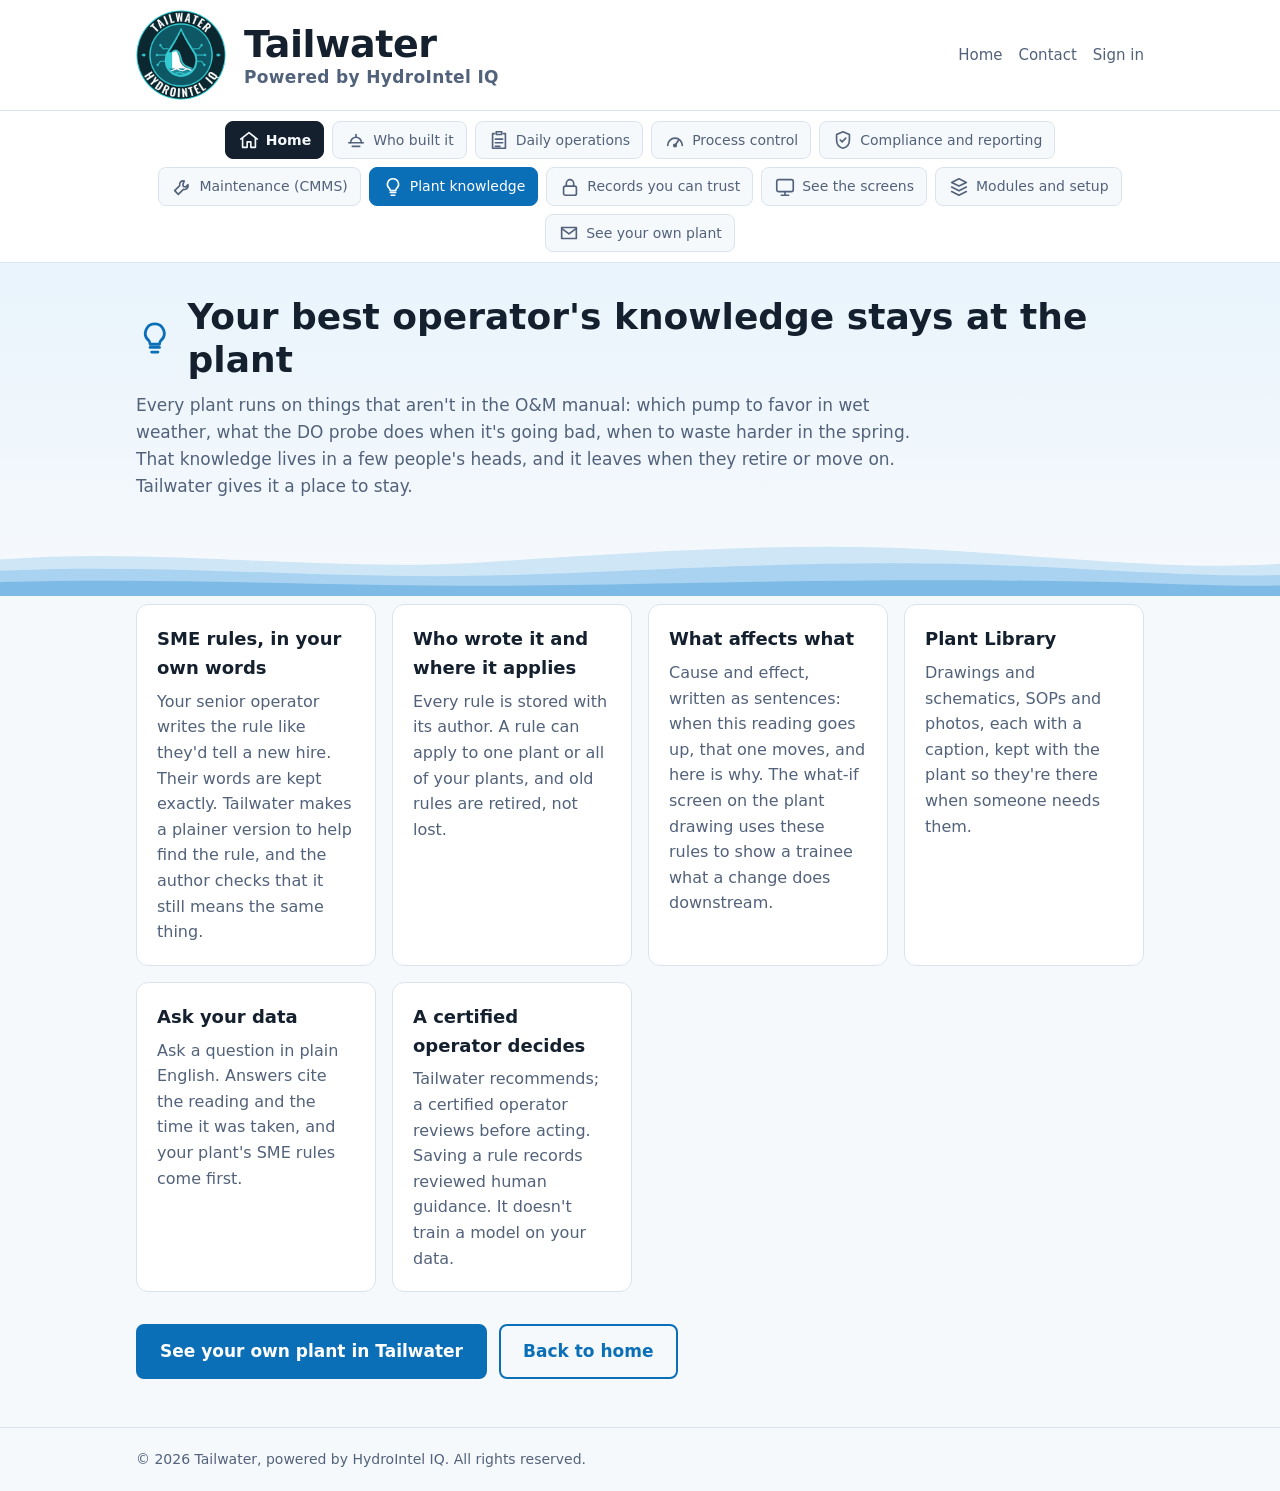
<file: plant-knowledge.html>
<!doctype html>
<html lang="en">
<head>
<meta charset="utf-8">
<meta name="viewport" content="width=device-width, initial-scale=1">
<title>Plant knowledge | Tailwater</title>
<meta name="description" content="Tailwater, powered by HydroIntel IQ and built by a 40-year operator: bench sheets, permit limits, eDMR export, lead and copper, pretreatment and biosolids reporting, and CMMS work orders for water and wastewater plants.">
<link rel="icon" type="image/png" href="images/tailwater-emblem.png">
<link rel="stylesheet" href="styles.css?v=20261102e">
</head>
<body>
<header class="top">
  <div class="wrap">
    <a class="logo" href="index.html">
      <img src="images/tailwater-emblem.png" width="90" height="90" alt="Tailwater emblem">
      <span class="brand">Tailwater<small>Powered by HydroIntel IQ</small></span>
    </a>
    <nav aria-label="Main">
      <a href="index.html">Home</a>
      <a href="contact.html">Contact</a>
      <a href="https://hydrointel-backend-329952321282.us-east1.run.app/plant/">Sign in</a>
    </nav>
  </div>
</header>
  <nav class="strip" aria-label="Topics">
    <div class="wrap strip-row">
      <a class="mini home-btn" href="index.html"><svg viewBox="0 0 24 24" width="22" height="22" fill="none" stroke="currentColor" stroke-width="1.8" stroke-linecap="round" stroke-linejoin="round" aria-hidden="true"><path d="M3 11l9-7 9 7"/><path d="M5 10v10h5v-6h4v6h5V10"/></svg><span>Home</span></a>
      <a class="mini" href="about.html"><svg viewBox="0 0 24 24" width="22" height="22" fill="none" stroke="currentColor" stroke-width="1.8" stroke-linecap="round" stroke-linejoin="round" aria-hidden="true"><path d="M4 15h16"/><path d="M6 15a6 6 0 0 1 12 0"/><path d="M12 9V6"/><path d="M8 19h8"/></svg><span>Who built it</span></a>
      <a class="mini" href="operations.html"><svg viewBox="0 0 24 24" width="22" height="22" fill="none" stroke="currentColor" stroke-width="1.8" stroke-linecap="round" stroke-linejoin="round" aria-hidden="true"><path d="M9 3h6v3H9z"/><path d="M7 5H5v16h14V5h-2"/><path d="M8 11h8M8 15h8M8 19h5"/></svg><span>Daily operations</span></a>
      <a class="mini" href="process-control.html"><svg viewBox="0 0 24 24" width="22" height="22" fill="none" stroke="currentColor" stroke-width="1.8" stroke-linecap="round" stroke-linejoin="round" aria-hidden="true"><path d="M4 18a8 8 0 1 1 16 0"/><path d="M12 18l4-6"/><circle cx="12" cy="18" r="1.4"/></svg><span>Process control</span></a>
      <a class="mini" href="compliance.html"><svg viewBox="0 0 24 24" width="22" height="22" fill="none" stroke="currentColor" stroke-width="1.8" stroke-linecap="round" stroke-linejoin="round" aria-hidden="true"><path d="M12 3l7 3v6c0 4.5-3 8-7 9-4-1-7-4.5-7-9V6z"/><path d="M9 12l2 2 4-4"/></svg><span>Compliance and reporting</span></a>
      <a class="mini" href="maintenance.html"><svg viewBox="0 0 24 24" width="22" height="22" fill="none" stroke="currentColor" stroke-width="1.8" stroke-linecap="round" stroke-linejoin="round" aria-hidden="true"><path d="M14.5 5.5a4 4 0 0 0-5 5L4 16l4 4 5.5-5.5a4 4 0 0 0 5-5l-2.5 2.5-2.5-.5-.5-2.5z"/></svg><span>Maintenance (CMMS)</span></a>
      <a class="mini on" href="plant-knowledge.html" aria-current="page"><svg viewBox="0 0 24 24" width="22" height="22" fill="none" stroke="currentColor" stroke-width="1.8" stroke-linecap="round" stroke-linejoin="round" aria-hidden="true"><path d="M9 18h6"/><path d="M10 21h4"/><path d="M12 3a6 6 0 0 0-4 10.5c.8.8 1 1.5 1 2.5h6c0-1 .2-1.7 1-2.5A6 6 0 0 0 12 3z"/></svg><span>Plant knowledge</span></a>
      <a class="mini" href="records.html"><svg viewBox="0 0 24 24" width="22" height="22" fill="none" stroke="currentColor" stroke-width="1.8" stroke-linecap="round" stroke-linejoin="round" aria-hidden="true"><rect x="5" y="11" width="14" height="10" rx="2"/><path d="M8 11V8a4 4 0 0 1 8 0v3"/></svg><span>Records you can trust</span></a>
      <a class="mini" href="screens.html"><svg viewBox="0 0 24 24" width="22" height="22" fill="none" stroke="currentColor" stroke-width="1.8" stroke-linecap="round" stroke-linejoin="round" aria-hidden="true"><rect x="3" y="4" width="18" height="13" rx="2"/><path d="M8 21h8M12 17v4"/></svg><span>See the screens</span></a>
      <a class="mini" href="modules.html"><svg viewBox="0 0 24 24" width="22" height="22" fill="none" stroke="currentColor" stroke-width="1.8" stroke-linecap="round" stroke-linejoin="round" aria-hidden="true"><path d="M12 3l8 4-8 4-8-4z"/><path d="M4 12l8 4 8-4"/><path d="M4 17l8 4 8-4"/></svg><span>Modules and setup</span></a>
      <a class="mini" href="contact.html"><svg viewBox="0 0 24 24" width="22" height="22" fill="none" stroke="currentColor" stroke-width="1.8" stroke-linecap="round" stroke-linejoin="round" aria-hidden="true"><path d="M4 6h16v12H4z"/><path d="M4 7l8 6 8-6"/></svg><span>See your own plant</span></a>
    </div>
  </nav>
<main class="topic">
  <div class="topic-band">
    <svg class="waves" viewBox="0 0 1440 200" preserveAspectRatio="none" aria-hidden="true">
  <path class="w1" d="M0,96 C180,60 360,132 540,104 C720,76 900,40 1080,72 C1260,104 1350,124 1440,108 L1440,200 L0,200 Z"/>
  <path class="w2" d="M0,128 C200,104 380,160 600,138 C820,116 980,92 1180,118 C1300,134 1380,146 1440,140 L1440,200 L0,200 Z"/>
  <path class="w3" d="M0,160 C240,146 420,180 660,168 C900,156 1100,148 1300,164 C1360,169 1410,172 1440,170 L1440,200 L0,200 Z"/>
</svg>
    <div class="wrap">
      <div class="topic-head"><svg viewBox="0 0 24 24" width="40" height="40" fill="none" stroke="currentColor" stroke-width="1.8" stroke-linecap="round" stroke-linejoin="round" aria-hidden="true"><path d="M9 18h6"/><path d="M10 21h4"/><path d="M12 3a6 6 0 0 0-4 10.5c.8.8 1 1.5 1 2.5h6c0-1 .2-1.7 1-2.5A6 6 0 0 0 12 3z"/></svg><h1>Your best operator's knowledge stays at the plant</h1></div>
      <p class="sub">Every plant runs on things that aren't in the O&amp;M manual: which pump to favor in wet weather, what the DO probe does when it's going bad, when to waste harder in the spring. That knowledge lives in a few people's heads, and it leaves when they retire or move on. Tailwater gives it a place to stay.</p>
    </div>
  </div>
  <div class="wrap">
      <div class="grid">
        <div class="card">
          <h3>SME rules, in your own words</h3>
          <p>Your senior operator writes the rule like they'd tell a new hire. Their words are kept exactly. Tailwater makes a plainer version to help find the rule, and the author checks that it still means the same thing.</p>
        </div>
        <div class="card">
          <h3>Who wrote it and where it applies</h3>
          <p>Every rule is stored with its author. A rule can apply to one plant or all of your plants, and old rules are retired, not lost.</p>
        </div>
        <div class="card">
          <h3>What affects what</h3>
          <p>Cause and effect, written as sentences: when this reading goes up, that one moves, and here is why. The what-if screen on the plant drawing uses these rules to show a trainee what a change does downstream.</p>
        </div>
        <div class="card">
          <h3>Plant Library</h3>
          <p>Drawings and schematics, SOPs and photos, each with a caption, kept with the plant so they're there when someone needs them.</p>
        </div>
        <div class="card">
          <h3>Ask your data</h3>
          <p>Ask a question in plain English. Answers cite the reading and the time it was taken, and your plant's SME rules come first.</p>
        </div>
        <div class="card">
          <h3>A certified operator decides</h3>
          <p>Tailwater recommends; a certified operator reviews before acting. Saving a rule records reviewed human guidance. It doesn't train a model on your data.</p>
        </div>
      </div>
    <div class="next">
      <a class="btn" href="contact.html">See your own plant in Tailwater</a>
      <a class="btn ghost" href="index.html">Back to home</a>
    </div>
  </div>
</main>
<footer>
  <div class="wrap">&copy; <span id="yr">2026</span> Tailwater, powered by HydroIntel IQ. All rights reserved.</div>
</footer>
<script>document.getElementById("yr").textContent = new Date().getFullYear();</script>
</body>
</html>
</file>
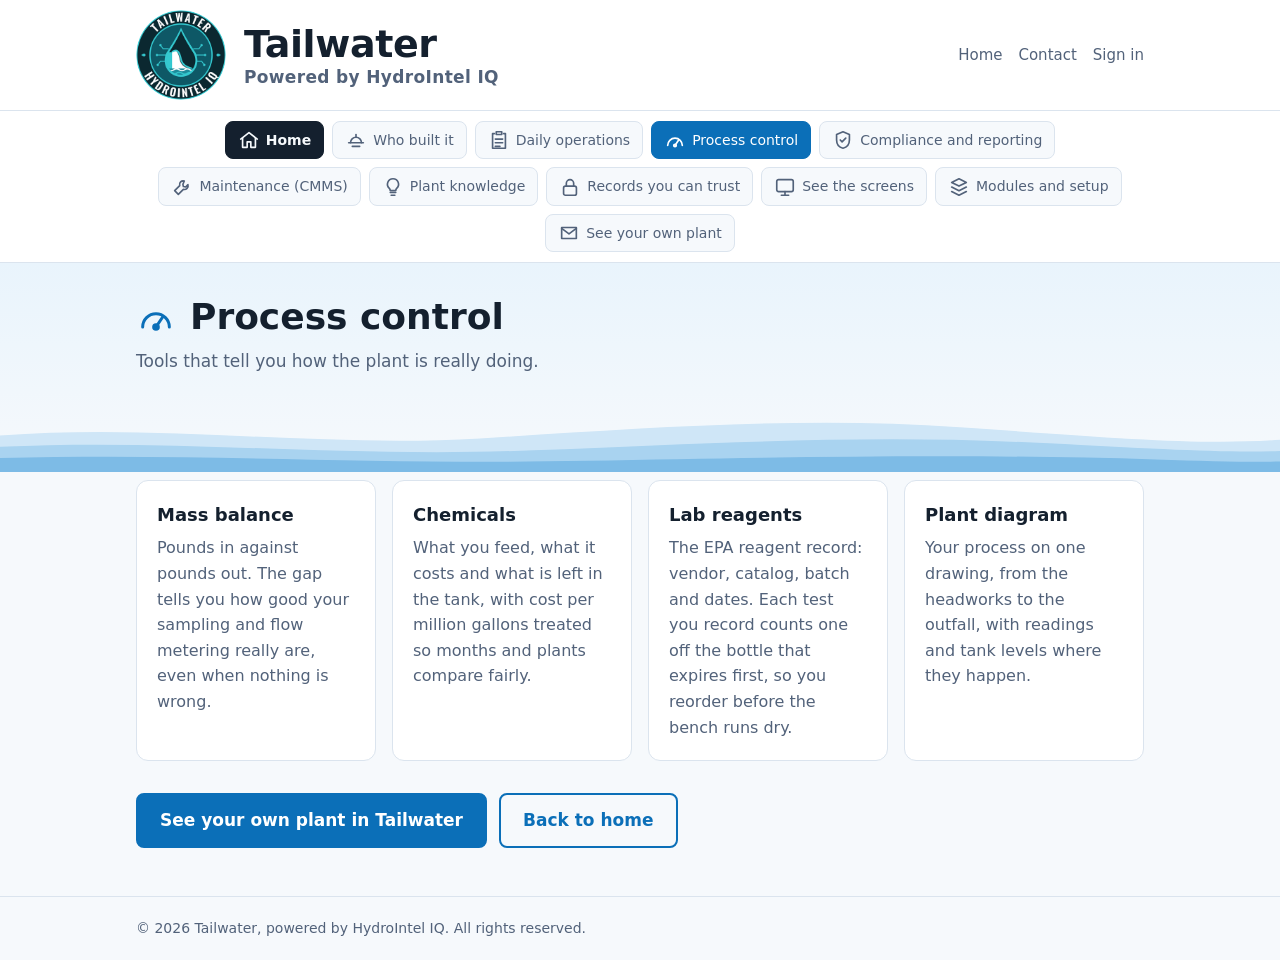
<file: process-control.html>
<!doctype html>
<html lang="en">
<head>
<meta charset="utf-8">
<meta name="viewport" content="width=device-width, initial-scale=1">
<title>Process control | Tailwater</title>
<meta name="description" content="Tailwater, powered by HydroIntel IQ and built by a 40-year operator: bench sheets, permit limits, eDMR export, lead and copper, pretreatment and biosolids reporting, and CMMS work orders for water and wastewater plants.">
<link rel="icon" type="image/png" href="images/tailwater-emblem.png">
<link rel="stylesheet" href="styles.css?v=20261102e">
</head>
<body>
<header class="top">
  <div class="wrap">
    <a class="logo" href="index.html">
      <img src="images/tailwater-emblem.png" width="90" height="90" alt="Tailwater emblem">
      <span class="brand">Tailwater<small>Powered by HydroIntel IQ</small></span>
    </a>
    <nav aria-label="Main">
      <a href="index.html">Home</a>
      <a href="contact.html">Contact</a>
      <a href="https://hydrointel-backend-329952321282.us-east1.run.app/plant/">Sign in</a>
    </nav>
  </div>
</header>
  <nav class="strip" aria-label="Topics">
    <div class="wrap strip-row">
      <a class="mini home-btn" href="index.html"><svg viewBox="0 0 24 24" width="22" height="22" fill="none" stroke="currentColor" stroke-width="1.8" stroke-linecap="round" stroke-linejoin="round" aria-hidden="true"><path d="M3 11l9-7 9 7"/><path d="M5 10v10h5v-6h4v6h5V10"/></svg><span>Home</span></a>
      <a class="mini" href="about.html"><svg viewBox="0 0 24 24" width="22" height="22" fill="none" stroke="currentColor" stroke-width="1.8" stroke-linecap="round" stroke-linejoin="round" aria-hidden="true"><path d="M4 15h16"/><path d="M6 15a6 6 0 0 1 12 0"/><path d="M12 9V6"/><path d="M8 19h8"/></svg><span>Who built it</span></a>
      <a class="mini" href="operations.html"><svg viewBox="0 0 24 24" width="22" height="22" fill="none" stroke="currentColor" stroke-width="1.8" stroke-linecap="round" stroke-linejoin="round" aria-hidden="true"><path d="M9 3h6v3H9z"/><path d="M7 5H5v16h14V5h-2"/><path d="M8 11h8M8 15h8M8 19h5"/></svg><span>Daily operations</span></a>
      <a class="mini on" href="process-control.html" aria-current="page"><svg viewBox="0 0 24 24" width="22" height="22" fill="none" stroke="currentColor" stroke-width="1.8" stroke-linecap="round" stroke-linejoin="round" aria-hidden="true"><path d="M4 18a8 8 0 1 1 16 0"/><path d="M12 18l4-6"/><circle cx="12" cy="18" r="1.4"/></svg><span>Process control</span></a>
      <a class="mini" href="compliance.html"><svg viewBox="0 0 24 24" width="22" height="22" fill="none" stroke="currentColor" stroke-width="1.8" stroke-linecap="round" stroke-linejoin="round" aria-hidden="true"><path d="M12 3l7 3v6c0 4.5-3 8-7 9-4-1-7-4.5-7-9V6z"/><path d="M9 12l2 2 4-4"/></svg><span>Compliance and reporting</span></a>
      <a class="mini" href="maintenance.html"><svg viewBox="0 0 24 24" width="22" height="22" fill="none" stroke="currentColor" stroke-width="1.8" stroke-linecap="round" stroke-linejoin="round" aria-hidden="true"><path d="M14.5 5.5a4 4 0 0 0-5 5L4 16l4 4 5.5-5.5a4 4 0 0 0 5-5l-2.5 2.5-2.5-.5-.5-2.5z"/></svg><span>Maintenance (CMMS)</span></a>
      <a class="mini" href="plant-knowledge.html"><svg viewBox="0 0 24 24" width="22" height="22" fill="none" stroke="currentColor" stroke-width="1.8" stroke-linecap="round" stroke-linejoin="round" aria-hidden="true"><path d="M9 18h6"/><path d="M10 21h4"/><path d="M12 3a6 6 0 0 0-4 10.5c.8.8 1 1.5 1 2.5h6c0-1 .2-1.7 1-2.5A6 6 0 0 0 12 3z"/></svg><span>Plant knowledge</span></a>
      <a class="mini" href="records.html"><svg viewBox="0 0 24 24" width="22" height="22" fill="none" stroke="currentColor" stroke-width="1.8" stroke-linecap="round" stroke-linejoin="round" aria-hidden="true"><rect x="5" y="11" width="14" height="10" rx="2"/><path d="M8 11V8a4 4 0 0 1 8 0v3"/></svg><span>Records you can trust</span></a>
      <a class="mini" href="screens.html"><svg viewBox="0 0 24 24" width="22" height="22" fill="none" stroke="currentColor" stroke-width="1.8" stroke-linecap="round" stroke-linejoin="round" aria-hidden="true"><rect x="3" y="4" width="18" height="13" rx="2"/><path d="M8 21h8M12 17v4"/></svg><span>See the screens</span></a>
      <a class="mini" href="modules.html"><svg viewBox="0 0 24 24" width="22" height="22" fill="none" stroke="currentColor" stroke-width="1.8" stroke-linecap="round" stroke-linejoin="round" aria-hidden="true"><path d="M12 3l8 4-8 4-8-4z"/><path d="M4 12l8 4 8-4"/><path d="M4 17l8 4 8-4"/></svg><span>Modules and setup</span></a>
      <a class="mini" href="contact.html"><svg viewBox="0 0 24 24" width="22" height="22" fill="none" stroke="currentColor" stroke-width="1.8" stroke-linecap="round" stroke-linejoin="round" aria-hidden="true"><path d="M4 6h16v12H4z"/><path d="M4 7l8 6 8-6"/></svg><span>See your own plant</span></a>
    </div>
  </nav>
<main class="topic">
  <div class="topic-band">
    <svg class="waves" viewBox="0 0 1440 200" preserveAspectRatio="none" aria-hidden="true">
  <path class="w1" d="M0,96 C180,60 360,132 540,104 C720,76 900,40 1080,72 C1260,104 1350,124 1440,108 L1440,200 L0,200 Z"/>
  <path class="w2" d="M0,128 C200,104 380,160 600,138 C820,116 980,92 1180,118 C1300,134 1380,146 1440,140 L1440,200 L0,200 Z"/>
  <path class="w3" d="M0,160 C240,146 420,180 660,168 C900,156 1100,148 1300,164 C1360,169 1410,172 1440,170 L1440,200 L0,200 Z"/>
</svg>
    <div class="wrap">
      <div class="topic-head"><svg viewBox="0 0 24 24" width="40" height="40" fill="none" stroke="currentColor" stroke-width="1.8" stroke-linecap="round" stroke-linejoin="round" aria-hidden="true"><path d="M4 18a8 8 0 1 1 16 0"/><path d="M12 18l4-6"/><circle cx="12" cy="18" r="1.4"/></svg><h1>Process control</h1></div>
      <p class="sub">Tools that tell you how the plant is really doing.</p>
    </div>
  </div>
  <div class="wrap">
      <div class="grid">
        <div class="card">
          <h3>Mass balance</h3>
          <p>Pounds in against pounds out. The gap tells you how good your sampling and flow metering really are, even when nothing is wrong.</p>
        </div>
        <div class="card">
          <h3>Chemicals</h3>
          <p>What you feed, what it costs and what is left in the tank, with cost per million gallons treated so months and plants compare fairly.</p>
        </div>
        <div class="card">
          <h3>Lab reagents</h3>
          <p>The EPA reagent record: vendor, catalog, batch and dates. Each test you record counts one off the bottle that expires first, so you reorder before the bench runs dry.</p>
        </div>
        <div class="card">
          <h3>Plant diagram</h3>
          <p>Your process on one drawing, from the headworks to the outfall, with readings and tank levels where they happen.</p>
        </div>
      </div>
    <div class="next">
      <a class="btn" href="contact.html">See your own plant in Tailwater</a>
      <a class="btn ghost" href="index.html">Back to home</a>
    </div>
  </div>
</main>
<footer>
  <div class="wrap">&copy; <span id="yr">2026</span> Tailwater, powered by HydroIntel IQ. All rights reserved.</div>
</footer>
<script>document.getElementById("yr").textContent = new Date().getFullYear();</script>
</body>
</html>
</file>
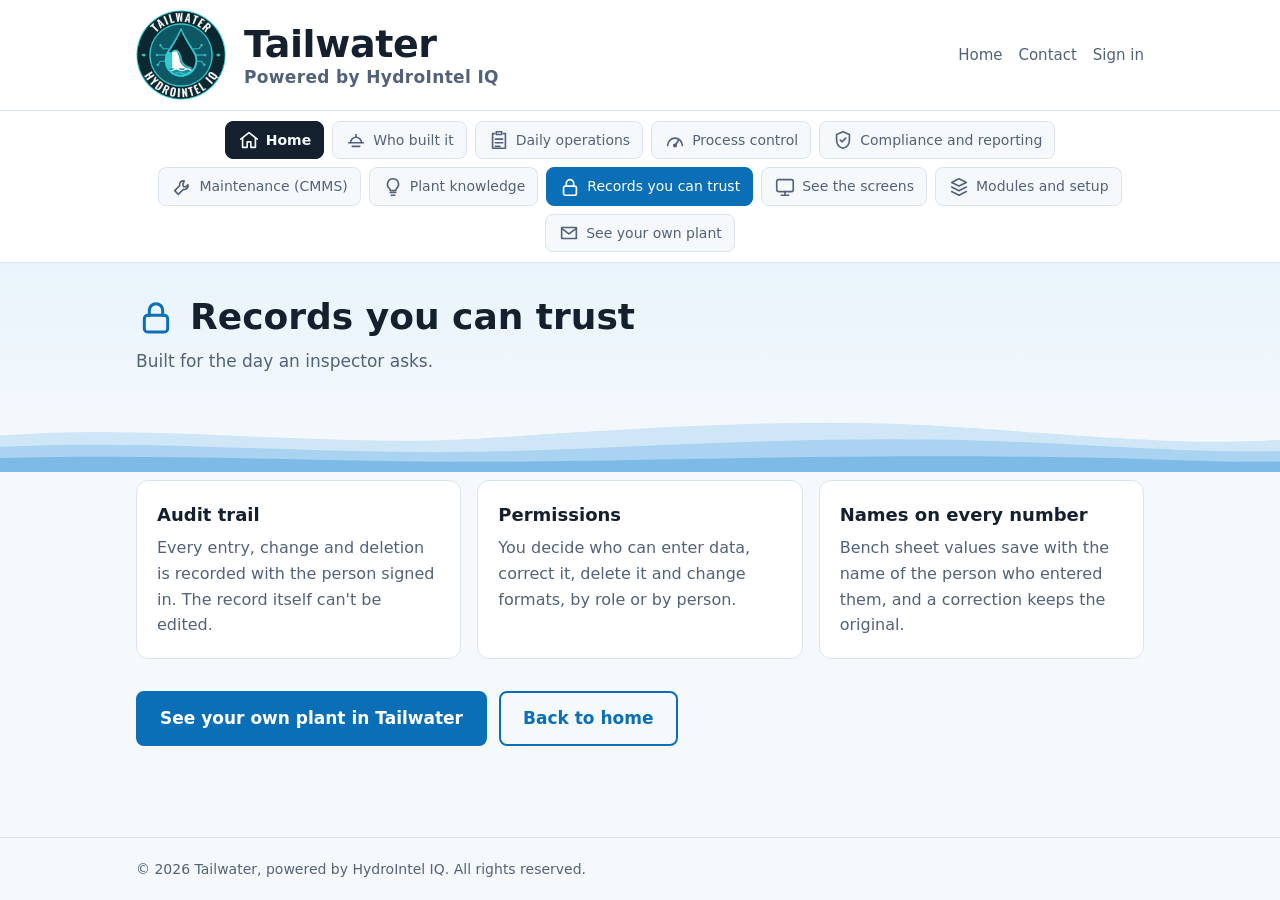
<file: records.html>
<!doctype html>
<html lang="en">
<head>
<meta charset="utf-8">
<meta name="viewport" content="width=device-width, initial-scale=1">
<title>Records you can trust | Tailwater</title>
<meta name="description" content="Tailwater, powered by HydroIntel IQ and built by a 40-year operator: bench sheets, permit limits, eDMR export, lead and copper, pretreatment and biosolids reporting, and CMMS work orders for water and wastewater plants.">
<link rel="icon" type="image/png" href="images/tailwater-emblem.png">
<link rel="stylesheet" href="styles.css?v=20261102e">
</head>
<body>
<header class="top">
  <div class="wrap">
    <a class="logo" href="index.html">
      <img src="images/tailwater-emblem.png" width="90" height="90" alt="Tailwater emblem">
      <span class="brand">Tailwater<small>Powered by HydroIntel IQ</small></span>
    </a>
    <nav aria-label="Main">
      <a href="index.html">Home</a>
      <a href="contact.html">Contact</a>
      <a href="https://hydrointel-backend-329952321282.us-east1.run.app/plant/">Sign in</a>
    </nav>
  </div>
</header>
  <nav class="strip" aria-label="Topics">
    <div class="wrap strip-row">
      <a class="mini home-btn" href="index.html"><svg viewBox="0 0 24 24" width="22" height="22" fill="none" stroke="currentColor" stroke-width="1.8" stroke-linecap="round" stroke-linejoin="round" aria-hidden="true"><path d="M3 11l9-7 9 7"/><path d="M5 10v10h5v-6h4v6h5V10"/></svg><span>Home</span></a>
      <a class="mini" href="about.html"><svg viewBox="0 0 24 24" width="22" height="22" fill="none" stroke="currentColor" stroke-width="1.8" stroke-linecap="round" stroke-linejoin="round" aria-hidden="true"><path d="M4 15h16"/><path d="M6 15a6 6 0 0 1 12 0"/><path d="M12 9V6"/><path d="M8 19h8"/></svg><span>Who built it</span></a>
      <a class="mini" href="operations.html"><svg viewBox="0 0 24 24" width="22" height="22" fill="none" stroke="currentColor" stroke-width="1.8" stroke-linecap="round" stroke-linejoin="round" aria-hidden="true"><path d="M9 3h6v3H9z"/><path d="M7 5H5v16h14V5h-2"/><path d="M8 11h8M8 15h8M8 19h5"/></svg><span>Daily operations</span></a>
      <a class="mini" href="process-control.html"><svg viewBox="0 0 24 24" width="22" height="22" fill="none" stroke="currentColor" stroke-width="1.8" stroke-linecap="round" stroke-linejoin="round" aria-hidden="true"><path d="M4 18a8 8 0 1 1 16 0"/><path d="M12 18l4-6"/><circle cx="12" cy="18" r="1.4"/></svg><span>Process control</span></a>
      <a class="mini" href="compliance.html"><svg viewBox="0 0 24 24" width="22" height="22" fill="none" stroke="currentColor" stroke-width="1.8" stroke-linecap="round" stroke-linejoin="round" aria-hidden="true"><path d="M12 3l7 3v6c0 4.5-3 8-7 9-4-1-7-4.5-7-9V6z"/><path d="M9 12l2 2 4-4"/></svg><span>Compliance and reporting</span></a>
      <a class="mini" href="maintenance.html"><svg viewBox="0 0 24 24" width="22" height="22" fill="none" stroke="currentColor" stroke-width="1.8" stroke-linecap="round" stroke-linejoin="round" aria-hidden="true"><path d="M14.5 5.5a4 4 0 0 0-5 5L4 16l4 4 5.5-5.5a4 4 0 0 0 5-5l-2.5 2.5-2.5-.5-.5-2.5z"/></svg><span>Maintenance (CMMS)</span></a>
      <a class="mini" href="plant-knowledge.html"><svg viewBox="0 0 24 24" width="22" height="22" fill="none" stroke="currentColor" stroke-width="1.8" stroke-linecap="round" stroke-linejoin="round" aria-hidden="true"><path d="M9 18h6"/><path d="M10 21h4"/><path d="M12 3a6 6 0 0 0-4 10.5c.8.8 1 1.5 1 2.5h6c0-1 .2-1.7 1-2.5A6 6 0 0 0 12 3z"/></svg><span>Plant knowledge</span></a>
      <a class="mini on" href="records.html" aria-current="page"><svg viewBox="0 0 24 24" width="22" height="22" fill="none" stroke="currentColor" stroke-width="1.8" stroke-linecap="round" stroke-linejoin="round" aria-hidden="true"><rect x="5" y="11" width="14" height="10" rx="2"/><path d="M8 11V8a4 4 0 0 1 8 0v3"/></svg><span>Records you can trust</span></a>
      <a class="mini" href="screens.html"><svg viewBox="0 0 24 24" width="22" height="22" fill="none" stroke="currentColor" stroke-width="1.8" stroke-linecap="round" stroke-linejoin="round" aria-hidden="true"><rect x="3" y="4" width="18" height="13" rx="2"/><path d="M8 21h8M12 17v4"/></svg><span>See the screens</span></a>
      <a class="mini" href="modules.html"><svg viewBox="0 0 24 24" width="22" height="22" fill="none" stroke="currentColor" stroke-width="1.8" stroke-linecap="round" stroke-linejoin="round" aria-hidden="true"><path d="M12 3l8 4-8 4-8-4z"/><path d="M4 12l8 4 8-4"/><path d="M4 17l8 4 8-4"/></svg><span>Modules and setup</span></a>
      <a class="mini" href="contact.html"><svg viewBox="0 0 24 24" width="22" height="22" fill="none" stroke="currentColor" stroke-width="1.8" stroke-linecap="round" stroke-linejoin="round" aria-hidden="true"><path d="M4 6h16v12H4z"/><path d="M4 7l8 6 8-6"/></svg><span>See your own plant</span></a>
    </div>
  </nav>
<main class="topic">
  <div class="topic-band">
    <svg class="waves" viewBox="0 0 1440 200" preserveAspectRatio="none" aria-hidden="true">
  <path class="w1" d="M0,96 C180,60 360,132 540,104 C720,76 900,40 1080,72 C1260,104 1350,124 1440,108 L1440,200 L0,200 Z"/>
  <path class="w2" d="M0,128 C200,104 380,160 600,138 C820,116 980,92 1180,118 C1300,134 1380,146 1440,140 L1440,200 L0,200 Z"/>
  <path class="w3" d="M0,160 C240,146 420,180 660,168 C900,156 1100,148 1300,164 C1360,169 1410,172 1440,170 L1440,200 L0,200 Z"/>
</svg>
    <div class="wrap">
      <div class="topic-head"><svg viewBox="0 0 24 24" width="40" height="40" fill="none" stroke="currentColor" stroke-width="1.8" stroke-linecap="round" stroke-linejoin="round" aria-hidden="true"><rect x="5" y="11" width="14" height="10" rx="2"/><path d="M8 11V8a4 4 0 0 1 8 0v3"/></svg><h1>Records you can trust</h1></div>
      <p class="sub">Built for the day an inspector asks.</p>
    </div>
  </div>
  <div class="wrap">
      <div class="grid">
        <div class="card">
          <h3>Audit trail</h3>
          <p>Every entry, change and deletion is recorded with the person signed in. The record itself can't be edited.</p>
        </div>
        <div class="card">
          <h3>Permissions</h3>
          <p>You decide who can enter data, correct it, delete it and change formats, by role or by person.</p>
        </div>
        <div class="card">
          <h3>Names on every number</h3>
          <p>Bench sheet values save with the name of the person who entered them, and a correction keeps the original.</p>
        </div>
      </div>
    <div class="next">
      <a class="btn" href="contact.html">See your own plant in Tailwater</a>
      <a class="btn ghost" href="index.html">Back to home</a>
    </div>
  </div>
</main>
<footer>
  <div class="wrap">&copy; <span id="yr">2026</span> Tailwater, powered by HydroIntel IQ. All rights reserved.</div>
</footer>
<script>document.getElementById("yr").textContent = new Date().getFullYear();</script>
</body>
</html>
</file>
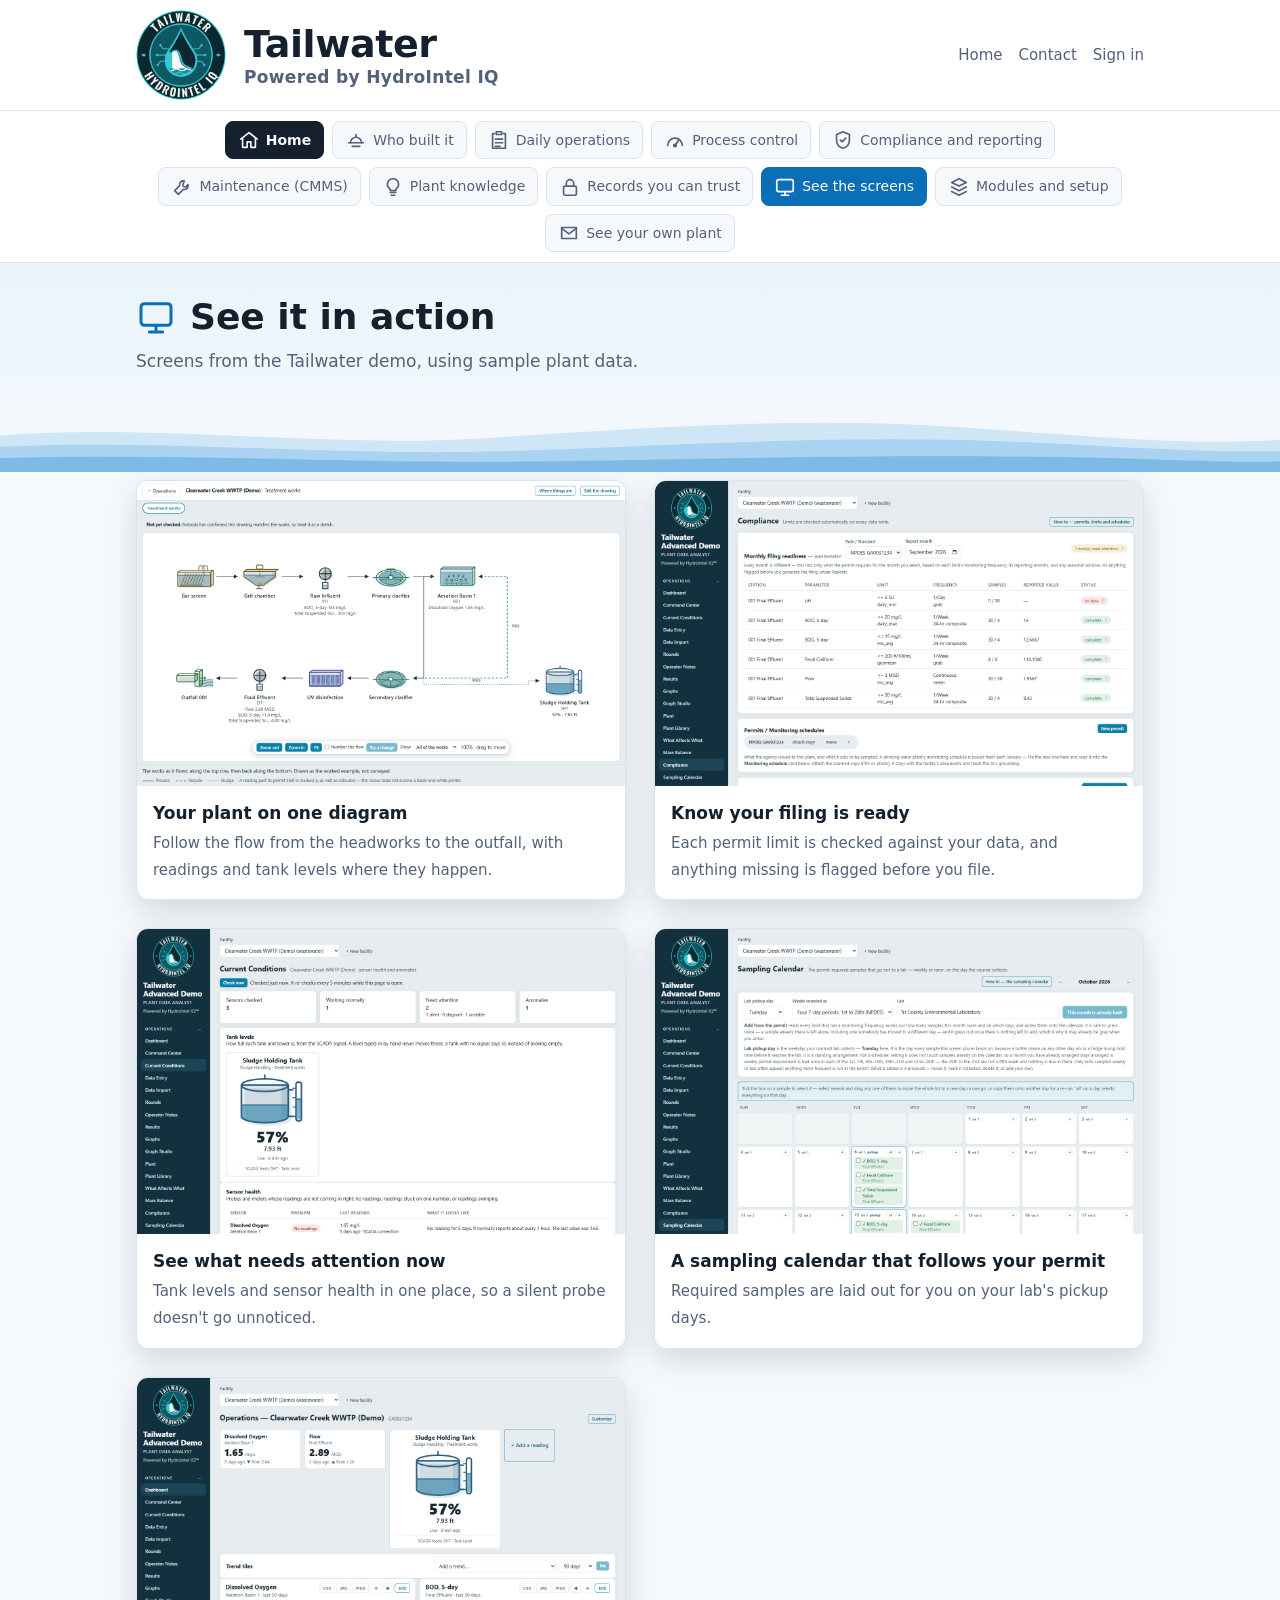
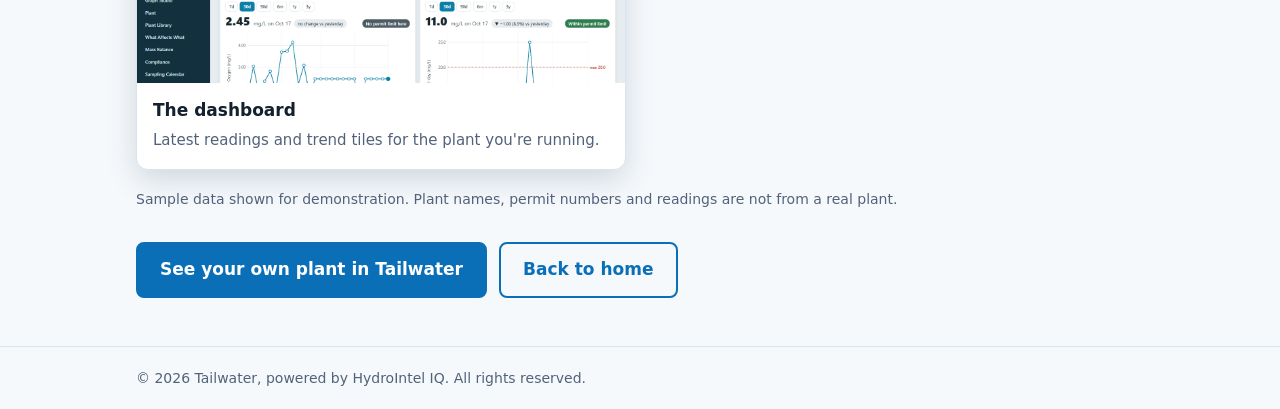
<file: screens.html>
<!doctype html>
<html lang="en">
<head>
<meta charset="utf-8">
<meta name="viewport" content="width=device-width, initial-scale=1">
<title>See the screens | Tailwater</title>
<meta name="description" content="Tailwater, powered by HydroIntel IQ and built by a 40-year operator: bench sheets, permit limits, eDMR export, lead and copper, pretreatment and biosolids reporting, and CMMS work orders for water and wastewater plants.">
<link rel="icon" type="image/png" href="images/tailwater-emblem.png">
<link rel="stylesheet" href="styles.css?v=20261102e">
</head>
<body>
<header class="top">
  <div class="wrap">
    <a class="logo" href="index.html">
      <img src="images/tailwater-emblem.png" width="90" height="90" alt="Tailwater emblem">
      <span class="brand">Tailwater<small>Powered by HydroIntel IQ</small></span>
    </a>
    <nav aria-label="Main">
      <a href="index.html">Home</a>
      <a href="contact.html">Contact</a>
      <a href="https://hydrointel-backend-329952321282.us-east1.run.app/plant/">Sign in</a>
    </nav>
  </div>
</header>
  <nav class="strip" aria-label="Topics">
    <div class="wrap strip-row">
      <a class="mini home-btn" href="index.html"><svg viewBox="0 0 24 24" width="22" height="22" fill="none" stroke="currentColor" stroke-width="1.8" stroke-linecap="round" stroke-linejoin="round" aria-hidden="true"><path d="M3 11l9-7 9 7"/><path d="M5 10v10h5v-6h4v6h5V10"/></svg><span>Home</span></a>
      <a class="mini" href="about.html"><svg viewBox="0 0 24 24" width="22" height="22" fill="none" stroke="currentColor" stroke-width="1.8" stroke-linecap="round" stroke-linejoin="round" aria-hidden="true"><path d="M4 15h16"/><path d="M6 15a6 6 0 0 1 12 0"/><path d="M12 9V6"/><path d="M8 19h8"/></svg><span>Who built it</span></a>
      <a class="mini" href="operations.html"><svg viewBox="0 0 24 24" width="22" height="22" fill="none" stroke="currentColor" stroke-width="1.8" stroke-linecap="round" stroke-linejoin="round" aria-hidden="true"><path d="M9 3h6v3H9z"/><path d="M7 5H5v16h14V5h-2"/><path d="M8 11h8M8 15h8M8 19h5"/></svg><span>Daily operations</span></a>
      <a class="mini" href="process-control.html"><svg viewBox="0 0 24 24" width="22" height="22" fill="none" stroke="currentColor" stroke-width="1.8" stroke-linecap="round" stroke-linejoin="round" aria-hidden="true"><path d="M4 18a8 8 0 1 1 16 0"/><path d="M12 18l4-6"/><circle cx="12" cy="18" r="1.4"/></svg><span>Process control</span></a>
      <a class="mini" href="compliance.html"><svg viewBox="0 0 24 24" width="22" height="22" fill="none" stroke="currentColor" stroke-width="1.8" stroke-linecap="round" stroke-linejoin="round" aria-hidden="true"><path d="M12 3l7 3v6c0 4.5-3 8-7 9-4-1-7-4.5-7-9V6z"/><path d="M9 12l2 2 4-4"/></svg><span>Compliance and reporting</span></a>
      <a class="mini" href="maintenance.html"><svg viewBox="0 0 24 24" width="22" height="22" fill="none" stroke="currentColor" stroke-width="1.8" stroke-linecap="round" stroke-linejoin="round" aria-hidden="true"><path d="M14.5 5.5a4 4 0 0 0-5 5L4 16l4 4 5.5-5.5a4 4 0 0 0 5-5l-2.5 2.5-2.5-.5-.5-2.5z"/></svg><span>Maintenance (CMMS)</span></a>
      <a class="mini" href="plant-knowledge.html"><svg viewBox="0 0 24 24" width="22" height="22" fill="none" stroke="currentColor" stroke-width="1.8" stroke-linecap="round" stroke-linejoin="round" aria-hidden="true"><path d="M9 18h6"/><path d="M10 21h4"/><path d="M12 3a6 6 0 0 0-4 10.5c.8.8 1 1.5 1 2.5h6c0-1 .2-1.7 1-2.5A6 6 0 0 0 12 3z"/></svg><span>Plant knowledge</span></a>
      <a class="mini" href="records.html"><svg viewBox="0 0 24 24" width="22" height="22" fill="none" stroke="currentColor" stroke-width="1.8" stroke-linecap="round" stroke-linejoin="round" aria-hidden="true"><rect x="5" y="11" width="14" height="10" rx="2"/><path d="M8 11V8a4 4 0 0 1 8 0v3"/></svg><span>Records you can trust</span></a>
      <a class="mini on" href="screens.html" aria-current="page"><svg viewBox="0 0 24 24" width="22" height="22" fill="none" stroke="currentColor" stroke-width="1.8" stroke-linecap="round" stroke-linejoin="round" aria-hidden="true"><rect x="3" y="4" width="18" height="13" rx="2"/><path d="M8 21h8M12 17v4"/></svg><span>See the screens</span></a>
      <a class="mini" href="modules.html"><svg viewBox="0 0 24 24" width="22" height="22" fill="none" stroke="currentColor" stroke-width="1.8" stroke-linecap="round" stroke-linejoin="round" aria-hidden="true"><path d="M12 3l8 4-8 4-8-4z"/><path d="M4 12l8 4 8-4"/><path d="M4 17l8 4 8-4"/></svg><span>Modules and setup</span></a>
      <a class="mini" href="contact.html"><svg viewBox="0 0 24 24" width="22" height="22" fill="none" stroke="currentColor" stroke-width="1.8" stroke-linecap="round" stroke-linejoin="round" aria-hidden="true"><path d="M4 6h16v12H4z"/><path d="M4 7l8 6 8-6"/></svg><span>See your own plant</span></a>
    </div>
  </nav>
<main class="topic">
  <div class="topic-band">
    <svg class="waves" viewBox="0 0 1440 200" preserveAspectRatio="none" aria-hidden="true">
  <path class="w1" d="M0,96 C180,60 360,132 540,104 C720,76 900,40 1080,72 C1260,104 1350,124 1440,108 L1440,200 L0,200 Z"/>
  <path class="w2" d="M0,128 C200,104 380,160 600,138 C820,116 980,92 1180,118 C1300,134 1380,146 1440,140 L1440,200 L0,200 Z"/>
  <path class="w3" d="M0,160 C240,146 420,180 660,168 C900,156 1100,148 1300,164 C1360,169 1410,172 1440,170 L1440,200 L0,200 Z"/>
</svg>
    <div class="wrap">
      <div class="topic-head"><svg viewBox="0 0 24 24" width="40" height="40" fill="none" stroke="currentColor" stroke-width="1.8" stroke-linecap="round" stroke-linejoin="round" aria-hidden="true"><rect x="3" y="4" width="18" height="13" rx="2"/><path d="M8 21h8M12 17v4"/></svg><h1>See it in action</h1></div>
      <p class="sub">Screens from the Tailwater demo, using sample plant data.</p>
    </div>
  </div>
  <div class="wrap">
      <div class="gallery">
        <figure class="shot">
          <img loading="lazy" src="images/plant-diagram.png" width="1440" height="900" alt="A wastewater plant diagram from bar screen to outfall, with live readings and a sludge holding tank level.">
          <figcaption><strong>Your plant on one diagram</strong><span>Follow the flow from the headworks to the outfall, with readings and tank levels where they happen.</span></figcaption>
        </figure>
        <figure class="shot">
          <img loading="lazy" src="images/compliance.png" width="1440" height="900" alt="A monthly filing readiness table listing each permit limit, how many samples were taken and whether it is complete.">
          <figcaption><strong>Know your filing is ready</strong><span>Each permit limit is checked against your data, and anything missing is flagged before you file.</span></figcaption>
        </figure>
        <figure class="shot">
          <img loading="lazy" src="images/current-conditions.png" width="1440" height="900" alt="A Current Conditions screen with a tank level gauge and a sensor health summary.">
          <figcaption><strong>See what needs attention now</strong><span>Tank levels and sensor health in one place, so a silent probe doesn't go unnoticed.</span></figcaption>
        </figure>
        <figure class="shot">
          <img loading="lazy" src="images/sampling-calendar.png" width="1440" height="900" alt="A sampling calendar for the month with required samples placed on the lab pickup days.">
          <figcaption><strong>A sampling calendar that follows your permit</strong><span>Required samples are laid out for you on your lab's pickup days.</span></figcaption>
        </figure>
        <figure class="shot">
          <img loading="lazy" src="images/dashboard.png" width="1440" height="900" alt="The Tailwater dashboard for a sample wastewater plant, showing dissolved oxygen and flow readings and a sludge holding tank level.">
          <figcaption><strong>The dashboard</strong><span>Latest readings and trend tiles for the plant you're running.</span></figcaption>
        </figure>
      </div>
      <p class="note">Sample data shown for demonstration. Plant names, permit numbers and readings are not from a real plant.</p>
    <div class="next">
      <a class="btn" href="contact.html">See your own plant in Tailwater</a>
      <a class="btn ghost" href="index.html">Back to home</a>
    </div>
  </div>
</main>
<footer>
  <div class="wrap">&copy; <span id="yr">2026</span> Tailwater, powered by HydroIntel IQ. All rights reserved.</div>
</footer>
<script>document.getElementById("yr").textContent = new Date().getFullYear();</script>
</body>
</html>
</file>
<file: styles.css>
:root {
    --bg: #f6f9fc; --surface: #ffffff; --ink: #14202e; --muted: #52627a;
    --line: #dbe4ee; --brand: #0b6fb8; --brand-ink: #ffffff; --brand-soft: #e4f1fb;
    --deep: #0a2a43;
  }
  @media (prefers-color-scheme: dark) {
    :root:not([data-theme="light"]) {
      --bg: #0c141d; --surface: #111c28; --ink: #e8eef5; --muted: #9db0c5;
      --line: #223245; --brand: #4aa3e0; --brand-ink: #06121d; --brand-soft: #112a3f;
      --deep: #06121d; color-scheme: dark;
    }
  }
  :root[data-theme="dark"] {
    --bg: #0c141d; --surface: #111c28; --ink: #e8eef5; --muted: #9db0c5;
    --line: #223245; --brand: #4aa3e0; --brand-ink: #06121d; --brand-soft: #112a3f;
    --deep: #06121d; color-scheme: dark;
  }
  * { box-sizing: border-box; }
  html { scroll-behavior: smooth; }
  body {
    margin: 0; background: var(--bg); color: var(--ink);
    font: 17px/1.6 system-ui, -apple-system, "Segoe UI", Roboto, Arial, sans-serif;
  }
  a { color: var(--brand); }
  .wrap { max-width: 1040px; margin: 0 auto; padding: 0 16px; }
  header.top { background: var(--surface); border-bottom: 1px solid var(--line); }
  header.top .wrap { display: flex; align-items: center; justify-content: space-between; gap: 12px; padding-top: 14px; padding-bottom: 14px; }
  .logo { display: flex; align-items: center; gap: 10px; font-weight: 700; font-size: 20px; color: var(--ink); text-decoration: none; }
  .brand { display: flex; flex-direction: column; line-height: 1.1; }
  .brand small { font-size: 12px; font-weight: 500; color: var(--muted); letter-spacing: .02em; }
  .logo img { width: 48px; height: 48px; border-radius: 50%; }
  nav { display: flex; flex-wrap: wrap; justify-content: flex-end; gap: 4px 16px; }
  nav a { color: var(--muted); text-decoration: none; font-size: 15px; white-space: nowrap; }
  nav a:hover { color: var(--brand); }
  .btn {
    display: inline-block; background: var(--brand); color: var(--brand-ink); text-decoration: none;
    padding: 12px 22px; border-radius: 8px; font-weight: 600; border: 2px solid var(--brand);
  }
  .btn:hover { filter: brightness(1.08); }
  .btn.ghost { background: transparent; color: var(--brand); }
  .hero { padding: 72px 0 56px; background: linear-gradient(180deg, var(--brand-soft), var(--bg)); }
  .eyebrow { display: inline-block; font-size: 14px; font-weight: 700; letter-spacing: .08em; text-transform: uppercase; color: var(--brand); margin: 0 0 12px; }
  .hero h1 { font-size: clamp(30px, 5vw, 46px); line-height: 1.15; margin: 0 0 16px; max-width: 18em; }
  .hero p.lead { font-size: 19px; color: var(--muted); max-width: 38em; margin: 0 0 28px; }
  .hero .actions { display: flex; gap: 12px; flex-wrap: wrap; }
  .hero-grid { display: grid; grid-template-columns: 1fr; gap: 36px; align-items: center; }
  @media (min-width: 900px) { .hero-grid { grid-template-columns: 0.9fr 1.1fr; } }
  .shot { margin: 0; background: var(--surface); border: 1px solid var(--line); border-radius: 12px; overflow: hidden; box-shadow: 0 10px 30px rgba(10, 42, 67, .16); }
  .shot img { display: block; width: 100%; height: auto; }
  .frame { display: flex; gap: 6px; padding: 10px 12px; background: var(--brand-soft); border-bottom: 1px solid var(--line); }
  .frame span { width: 10px; height: 10px; border-radius: 50%; background: var(--line); }
  .gallery { display: grid; grid-template-columns: repeat(auto-fit, minmax(min(100%, 440px), 1fr)); gap: 28px; }
  .gallery figcaption { padding: 14px 16px 16px; }
  .gallery figcaption strong { display: block; font-size: 17px; margin-bottom: 2px; }
  .gallery figcaption span { color: var(--muted); font-size: 15px; }
  .note { color: var(--muted); font-size: 14px; margin-top: 18px; }
  section { padding: 56px 0; }
  section h2 { font-size: 28px; margin: 0 0 8px; }
  section p.sub { color: var(--muted); margin: 0 0 28px; max-width: 40em; }
  .grid { display: grid; grid-template-columns: repeat(auto-fit, minmax(230px, 1fr)); gap: 16px; }
  .card { background: var(--surface); border: 1px solid var(--line); border-radius: 12px; padding: 20px; }
  h3.group { font-size: 20px; margin: 36px 0 4px; color: var(--brand); }
  .band .grid + h3.group, .band h3.group { color: #8fd0f5; }
  .tabs { display: grid; grid-template-columns: repeat(5, 1fr); gap: 10px; margin: 8px 0 4px; }
  .tab { display: flex; flex-direction: column; align-items: center; gap: 8px; padding: 16px 8px; background: var(--surface); color: var(--muted); border: 1px solid var(--line); border-radius: 12px; font: inherit; font-size: 15px; font-weight: 600; cursor: pointer; }
  .tab:hover { color: var(--brand); border-color: var(--brand); }
  .tab[aria-selected="true"] { background: var(--brand); color: var(--brand-ink); border-color: var(--brand); }
  .js .panel[hidden] { display: none; }
  .panel h3.group { margin-top: 28px; }
  @media (max-width: 700px) { .tabs { grid-template-columns: repeat(3, 1fr); } .tab { font-size: 13px; padding: 12px 4px; } }
  .card h3 { margin: 0 0 6px; font-size: 18px; }
  .card p { margin: 0; color: var(--muted); font-size: 16px; }
  .band { background: var(--deep); color: #eaf3fb; }
  .band h2, .band p { color: #eaf3fb; }
  .band p.sub { color: #b9cde0; }
  .band .card { background: rgba(255,255,255,.06); border-color: rgba(255,255,255,.18); }
  .band .card h3 { color: #ffffff; }
  .band .card p { color: #c9d9e8; }
  .band .btn { background: #ffffff; color: #0a2a43; border-color: #ffffff; }
  .contact .card { max-width: 560px; }
  footer { padding: 28px 0 40px; color: var(--muted); font-size: 14px; border-top: 1px solid var(--line); }
  .todo { background: #fff4c2; color: #4a3b00; padding: 1px 6px; border-radius: 4px; }
  @media (max-width: 560px) { .hero { padding: 48px 0 36px; } section { padding: 40px 0; } header.top .wrap { flex-wrap: wrap; } }

/* multi-page layout */
body { display: flex; flex-direction: column; min-height: 100vh; }
body > main { flex: 1 0 auto; }
.home { display: flex; align-items: center; padding: 10px 0;
  background: linear-gradient(180deg, var(--brand-soft), var(--bg)); }
.home h1 { font-size: clamp(26px, 3.6vw, 40px); line-height: 1.15; margin: 0 0 10px; max-width: 22em; }
.home .lead { font-size: 18px; color: var(--muted); max-width: 44em; margin: 0 0 18px; }
.quick { display: flex; flex-wrap: wrap; gap: 12px; margin: 0 0 22px; }
.quick .btn.ghost { background: var(--surface); }
.tiles { display: grid; grid-template-columns: repeat(5, 1fr); gap: 14px; }
.tile { display: flex; flex-direction: column; align-items: center; justify-content: center; gap: 10px; text-align: center;
  min-height: 100px; padding: 12px 10px; background: var(--surface); color: var(--ink); text-decoration: none;
  border: 1px solid var(--line); border-radius: 14px; font-weight: 600; font-size: 15px; line-height: 1.25;
  box-shadow: 0 2px 8px rgba(10, 42, 67, .06); transition: transform .12s, border-color .12s; }
.tile svg { color: var(--brand); }
.tile:hover { border-color: var(--brand); transform: translateY(-2px); }
.tile:focus-visible, .mini:focus-visible { outline: 3px solid var(--brand); outline-offset: 2px; }
@media (max-width: 900px) { .tiles { grid-template-columns: repeat(3, 1fr); } }
@media (max-width: 560px) { .tiles { grid-template-columns: repeat(2, 1fr); gap: 10px; } .tile { min-height: 96px; font-size: 14px; } .home .lead { font-size: 16px; } }
.strip { background: var(--surface); border-bottom: 1px solid var(--line); }
.strip-row { display: flex; flex-wrap: wrap; justify-content: center; gap: 8px; padding-top: 10px; padding-bottom: 10px; }
.mini { display: flex; align-items: center; gap: 6px; padding: 7px 12px; border-radius: 8px; color: var(--muted);
  text-decoration: none; font-size: 14px; white-space: nowrap; background: var(--bg); border: 1px solid var(--line); }
.mini:hover { color: var(--brand); border-color: var(--brand); }
.home-btn { background: var(--ink); color: var(--bg); border-color: var(--ink); font-weight: 600; }
.home-btn:hover { color: var(--bg); border-color: var(--ink); opacity: .88; }
.mini.on { background: var(--brand); color: var(--brand-ink); border-color: var(--brand); }
@media (max-width: 700px) {
  .strip-row { display: grid; grid-template-columns: repeat(4, minmax(0, 1fr)); gap: 6px; }
  .mini { flex-direction: column; justify-content: center; gap: 4px; padding: 8px 2px; font-size: 11px; line-height: 1.2;
    white-space: normal; text-align: center; min-width: 0; }
}
.topic { padding: 36px 0 48px; }
.topic-head { display: flex; align-items: center; gap: 14px; color: var(--brand); margin-bottom: 10px; }
.topic-head h1 { color: var(--ink); font-size: clamp(26px, 3.4vw, 36px); line-height: 1.2; margin: 0; }
.topic .sub { color: var(--muted); max-width: 46em; margin: 0 0 24px; }
.topic .actions { display: flex; gap: 12px; flex-wrap: wrap; margin-bottom: 10px; }
.contact-card { max-width: 560px; margin-top: 24px; }
.next { display: flex; gap: 12px; flex-wrap: wrap; margin-top: 32px; }
footer { padding: 20px 0; }
.logo { gap: 18px; }
.logo img { width: 90px; height: 90px; }
.brand { font-size: 38px; font-weight: 800; letter-spacing: -.01em; }
.brand small { font-size: 17px; font-weight: 600; margin-top: 2px; }
header.top .wrap { padding-top: 10px; padding-bottom: 10px; }
@media (max-width: 560px) { .logo img { width: 66px; height: 66px; } .brand { font-size: 28px; } .brand small { font-size: 13px; } }

/* water and wastewater artwork */
:root { --wave1: #cfe6f7; --wave2: #a9d3f0; --wave3: #7dbbe6; --art: #0b6fb8; --art-op: .12; --sky: #e9f4fc; }
@media (prefers-color-scheme: dark) { :root:not([data-theme="light"]) { --wave1: #11283b; --wave2: #15324a; --wave3: #1b3f5c; --art: #4aa3e0; --art-op: .18; --sky: #0e1a26; } }
:root[data-theme="dark"] { --wave1: #11283b; --wave2: #15324a; --wave3: #1b3f5c; --art: #4aa3e0; --art-op: .18; --sky: #0e1a26; }
.home { position: relative; overflow: hidden; background: linear-gradient(180deg, var(--sky), var(--bg) 70%); }
.home .wrap { position: relative; z-index: 1; }
.waves { position: absolute; left: 0; right: 0; bottom: 0; width: 100%; height: 150px; display: block; pointer-events: none; }
.waves .w1 { fill: var(--wave1); } .waves .w2 { fill: var(--wave2); } .waves .w3 { fill: var(--wave3); }
.plant-art { position: absolute; right: -110px; top: -6px; width: min(640px, 55vw); height: auto; opacity: var(--art-op); pointer-events: none; }
.plant-art .art { fill: none; stroke: var(--art); stroke-width: 3; stroke-linecap: round; stroke-linejoin: round; }
.plant-art .thin { stroke-width: 1.6; stroke-dasharray: 6 6; }
.plant-art text { fill: var(--art); stroke: none; font: 700 15px system-ui, sans-serif; letter-spacing: .12em; text-anchor: middle; }
.plant-art .bub { fill: var(--art); stroke: none; animation: rise 4s ease-in-out infinite; transform-box: fill-box; }
@keyframes rise { 0%,100% { transform: translateY(0); opacity: .9; } 50% { transform: translateY(-14px); opacity: .4; } }
@media (prefers-reduced-motion: reduce) { .plant-art .bub { animation: none; } }
.tiles { padding-bottom: 40px; }
.tile { background: color-mix(in srgb, var(--surface) 92%, transparent); backdrop-filter: blur(2px); }
.topic { padding-top: 0; }
.topic-band { position: relative; background: linear-gradient(180deg, var(--sky), var(--bg)); padding-block: 32px 96px; margin-bottom: 8px; overflow: hidden; }
.topic-band .wrap { position: relative; z-index: 1; }
.topic-band .waves { height: 70px; }
.topic-band .sub { margin-bottom: 0; }
@media (max-width: 700px) { .plant-art { width: 90vw; right: -30vw; top: 4px; opacity: calc(var(--art-op) * .7); } .waves { height: 90px; } }
</file>
